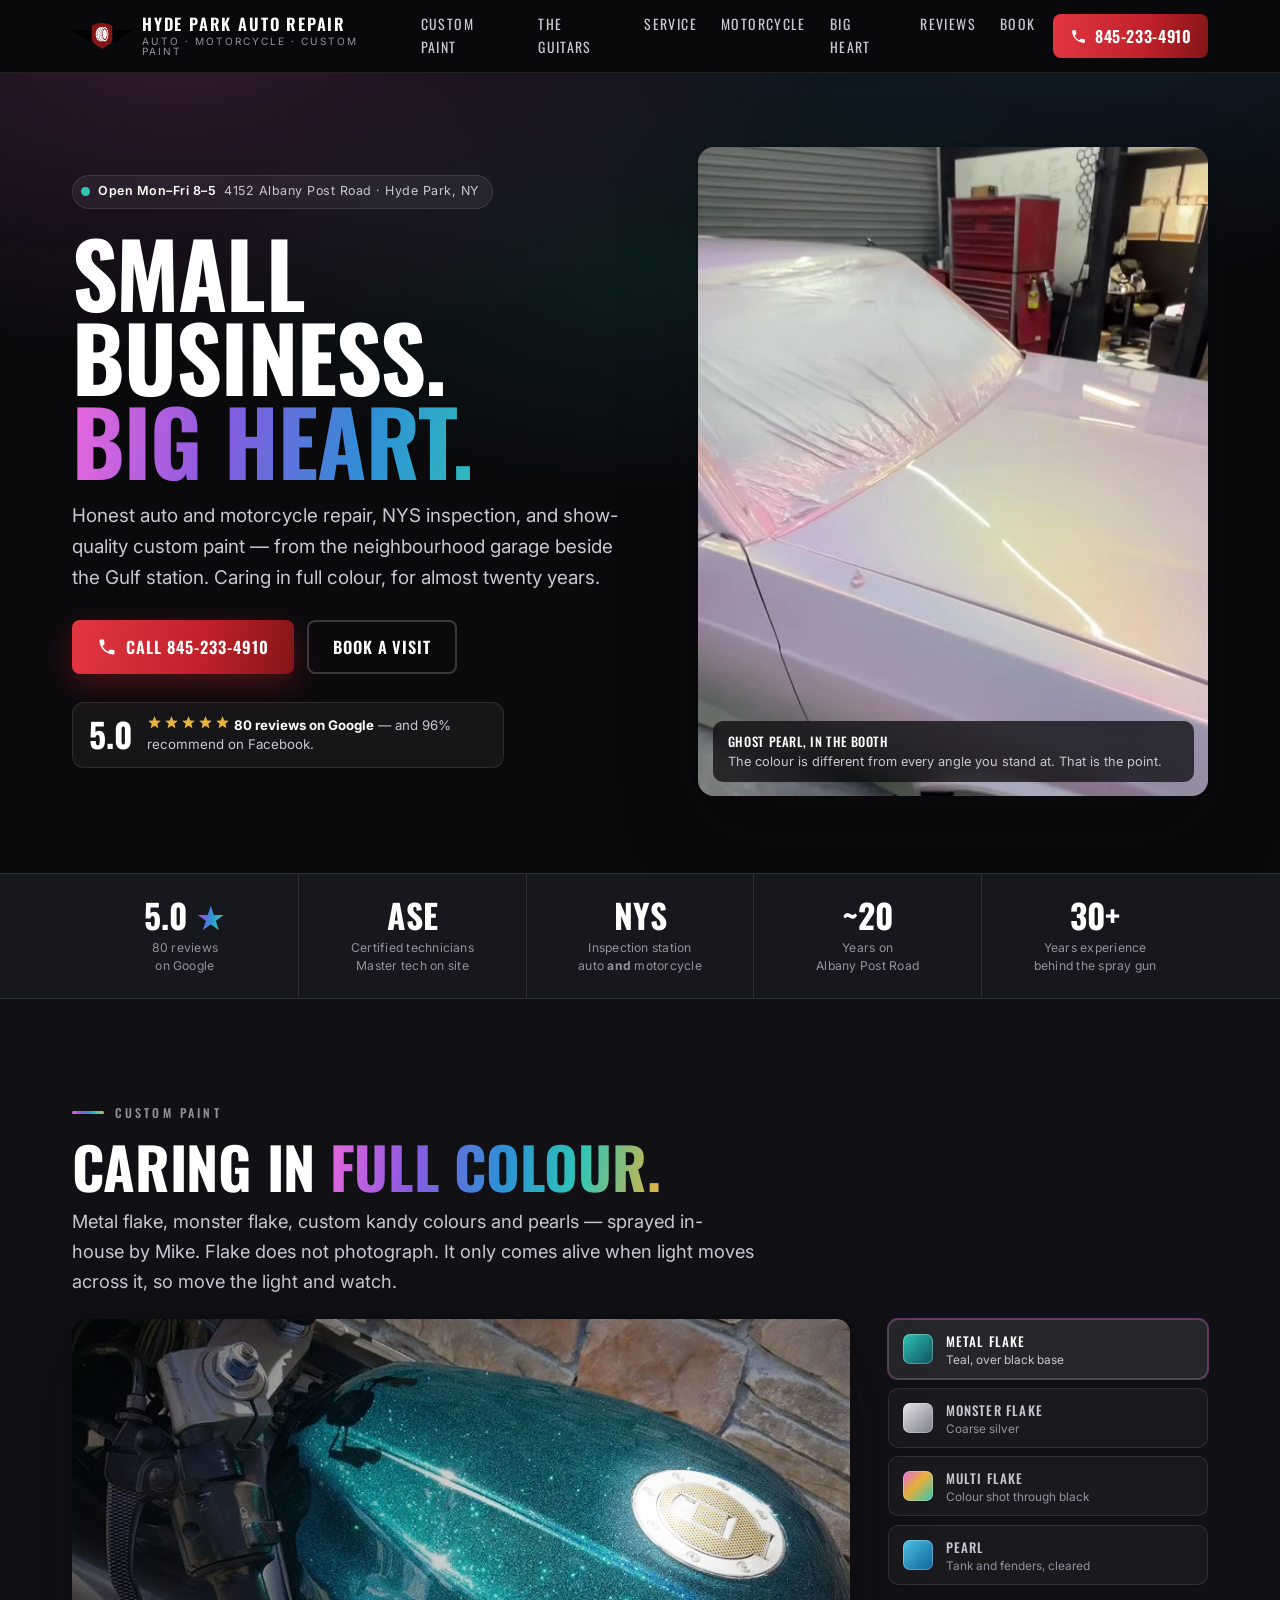
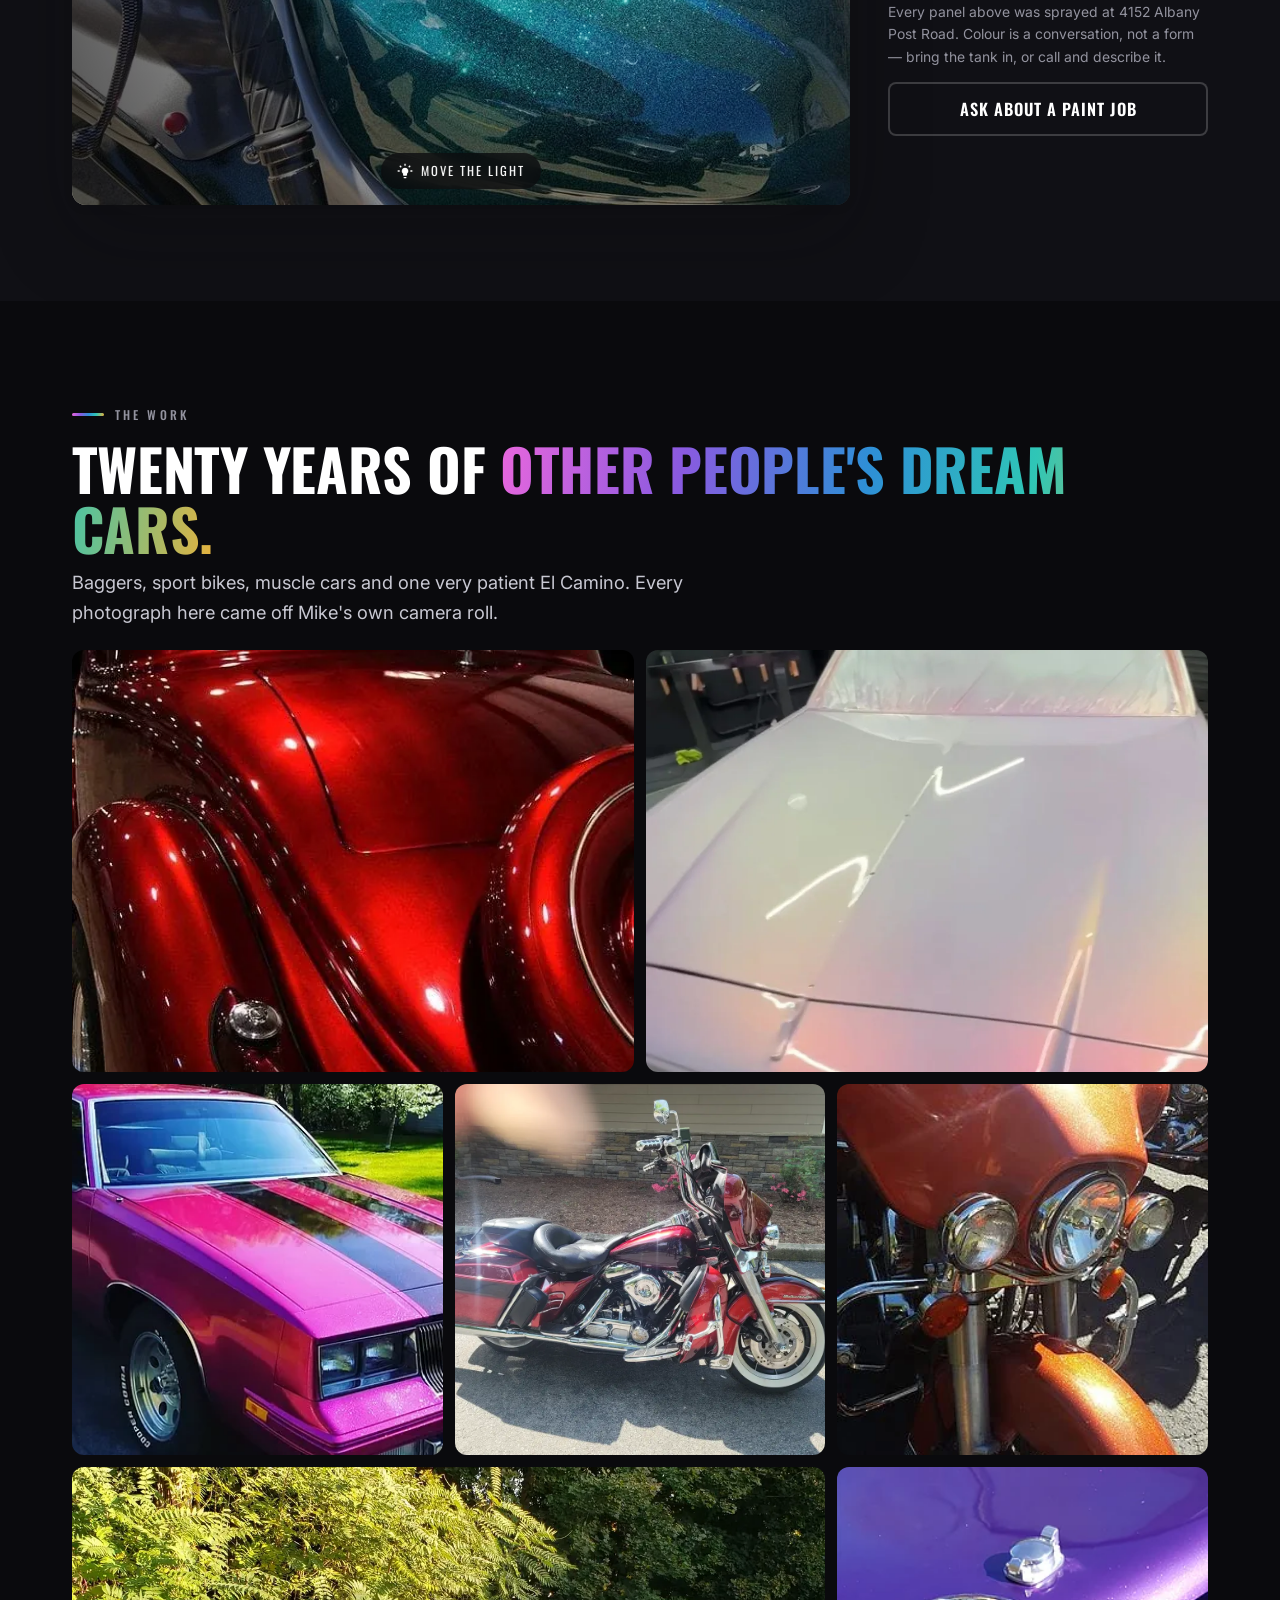
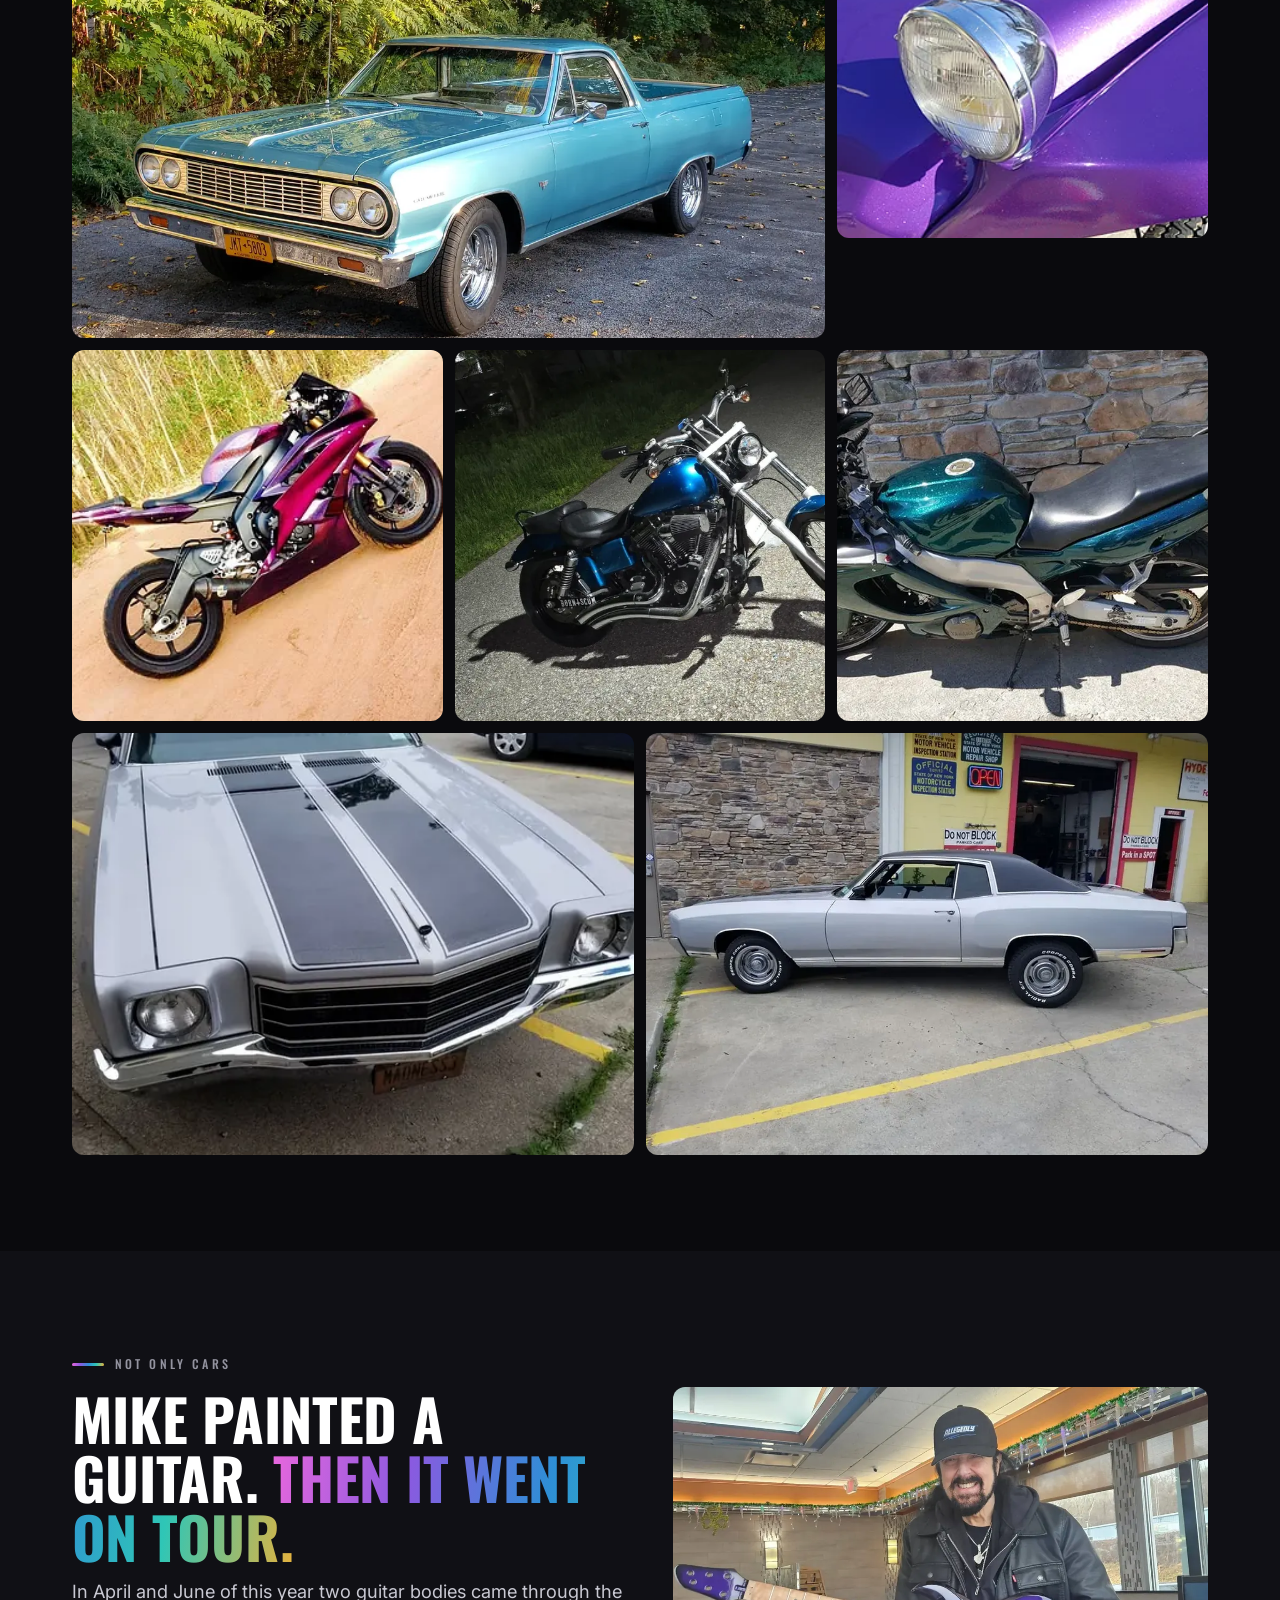
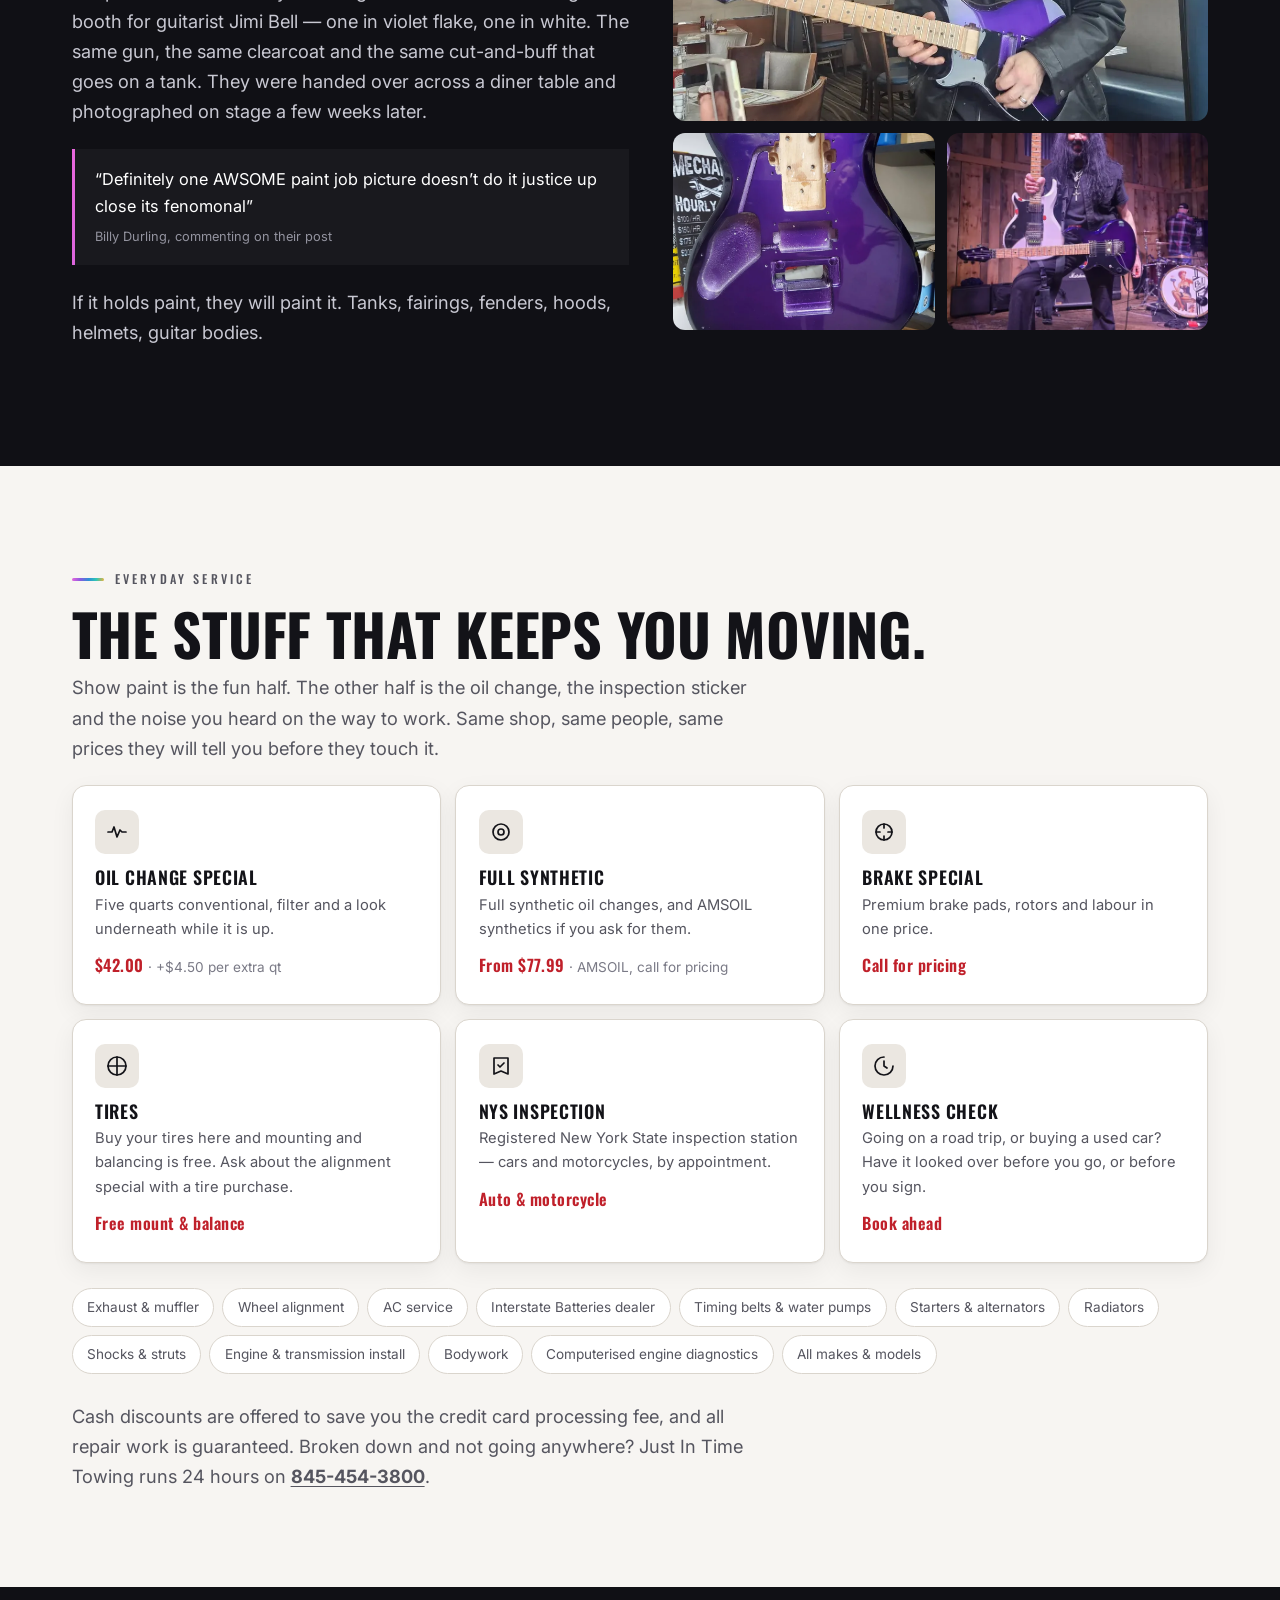
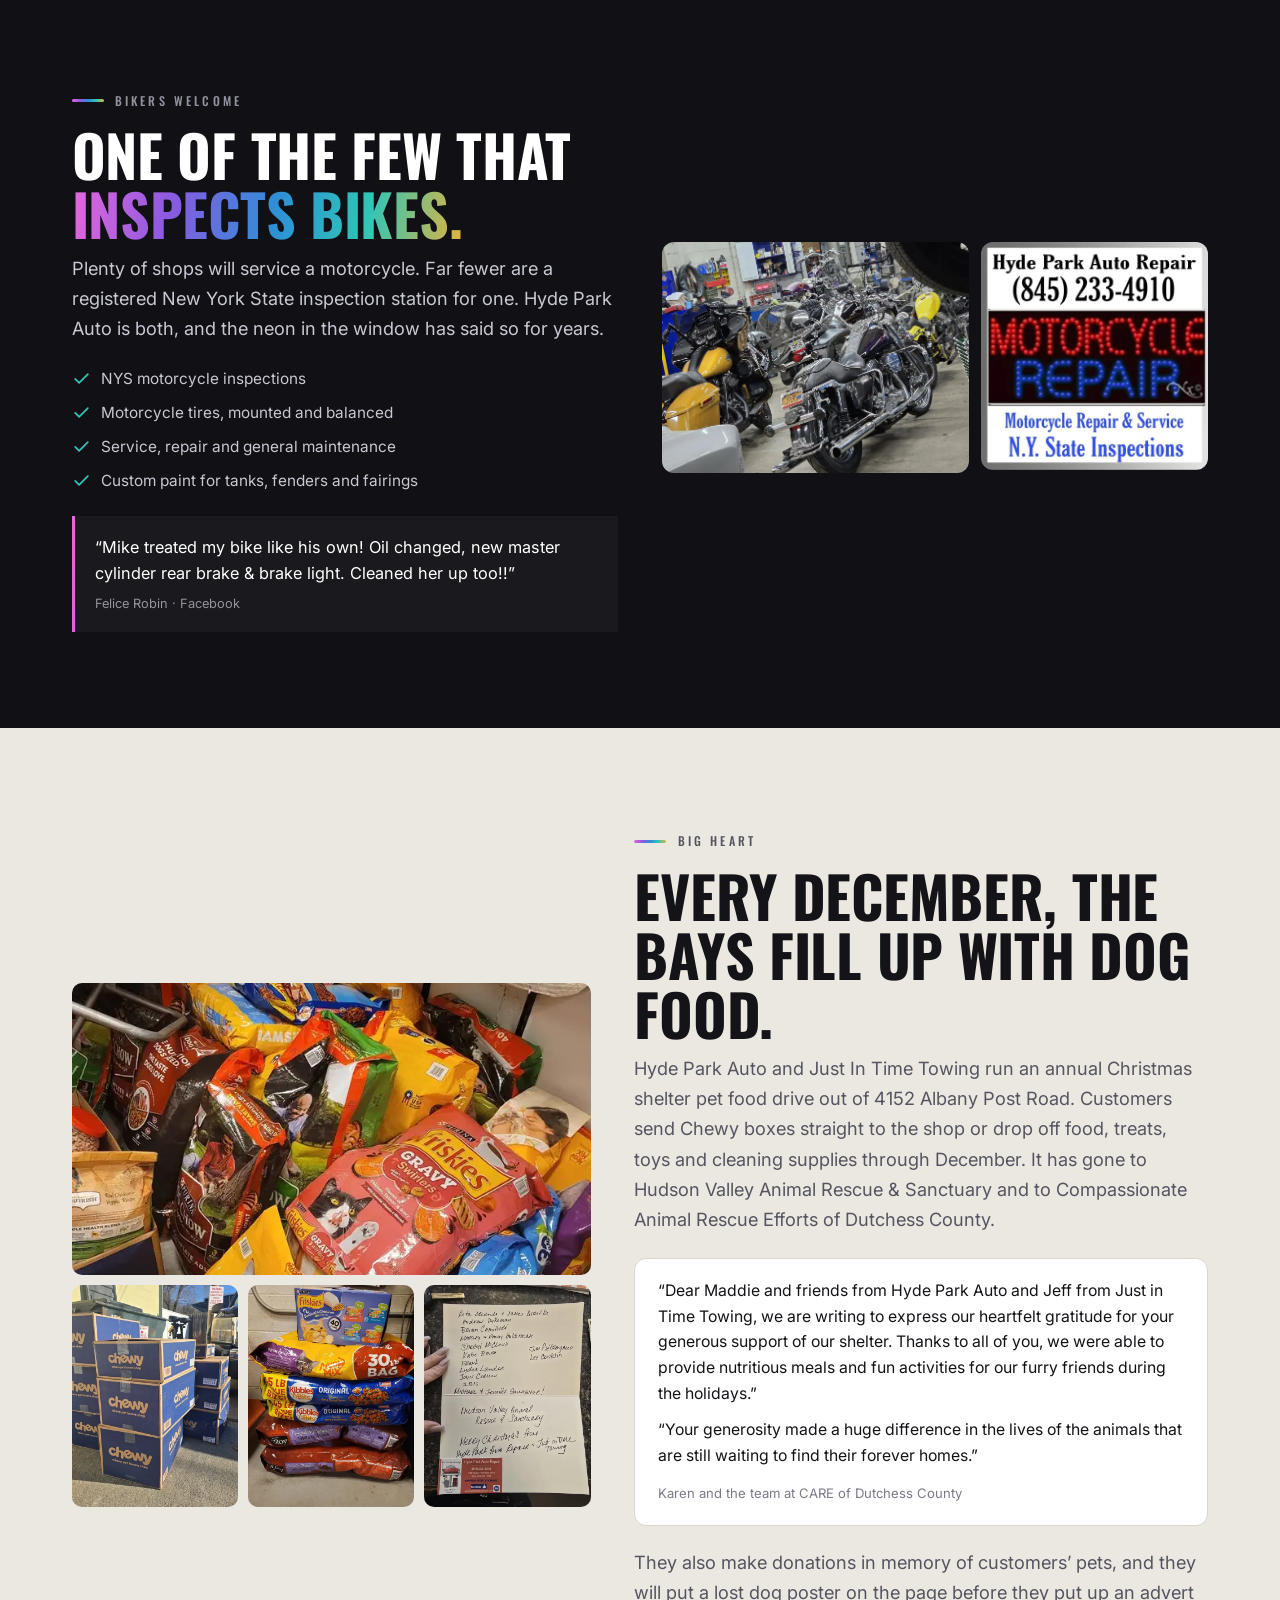
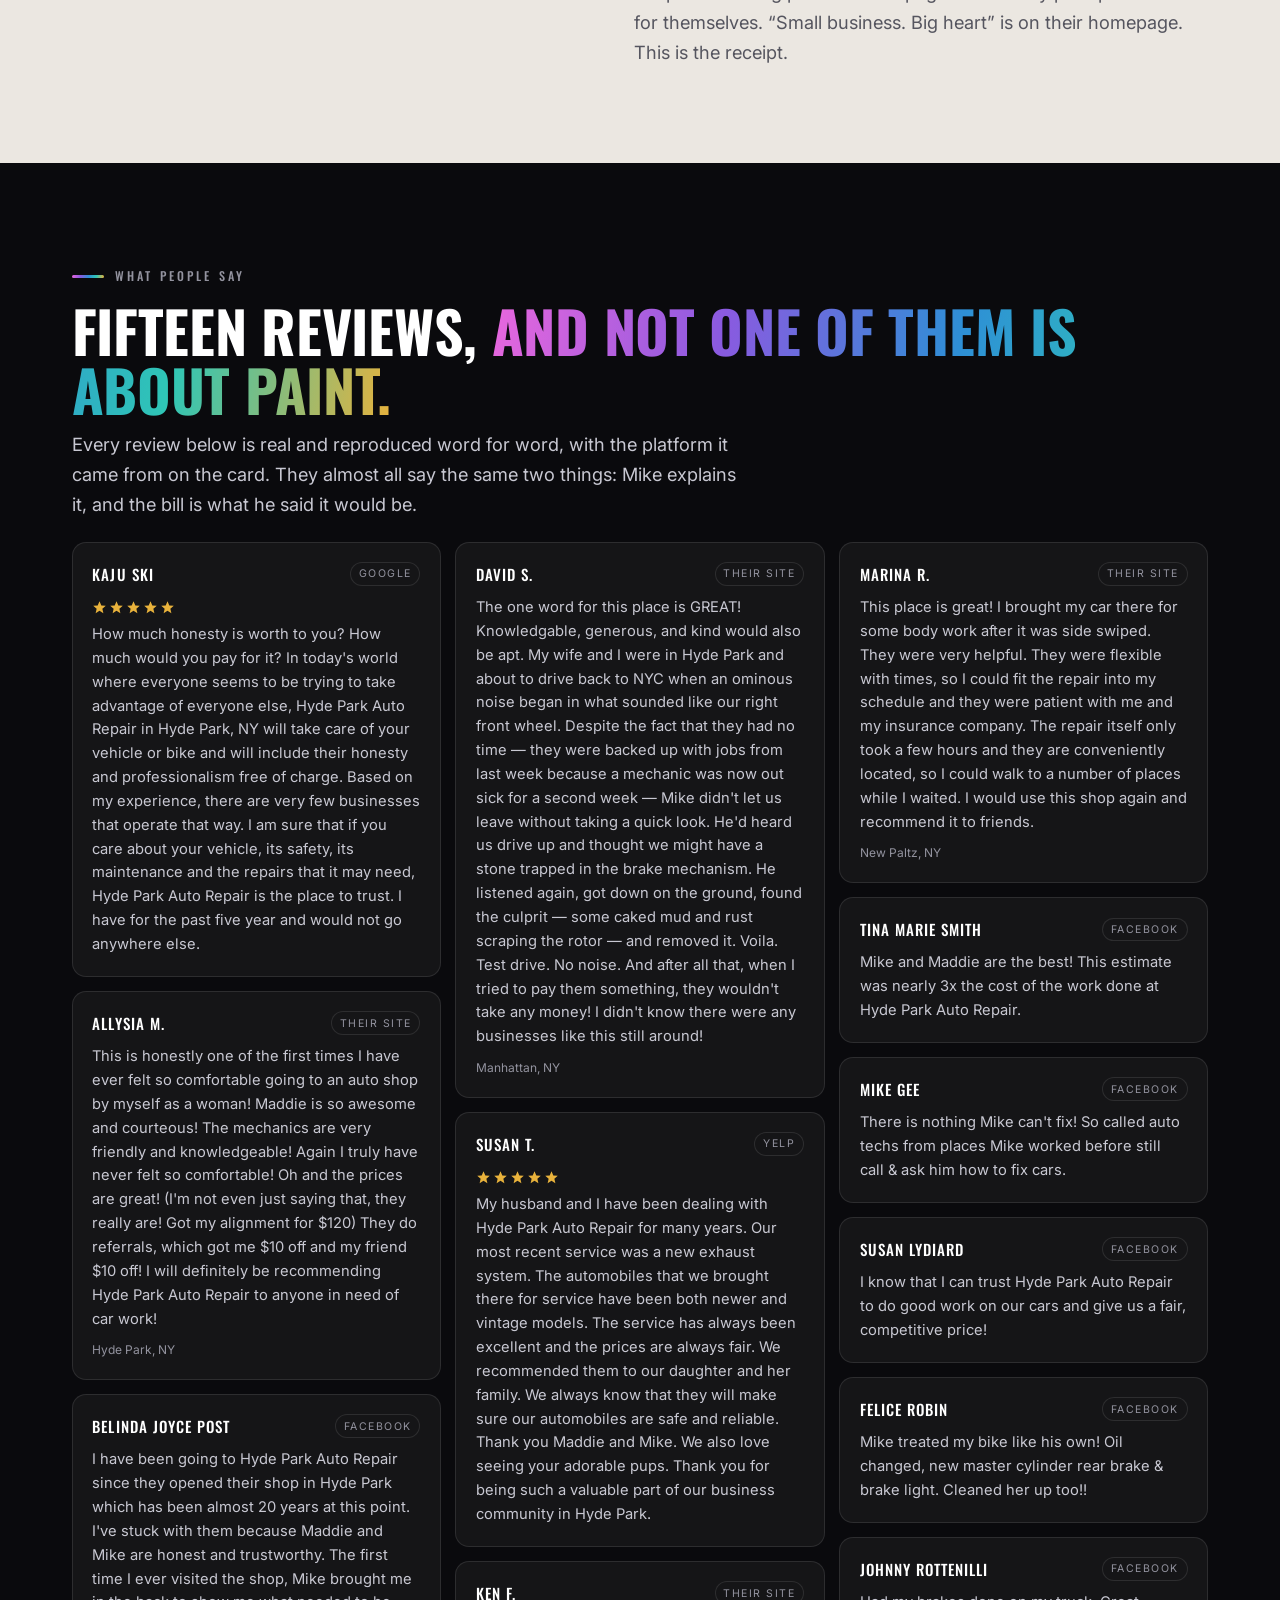
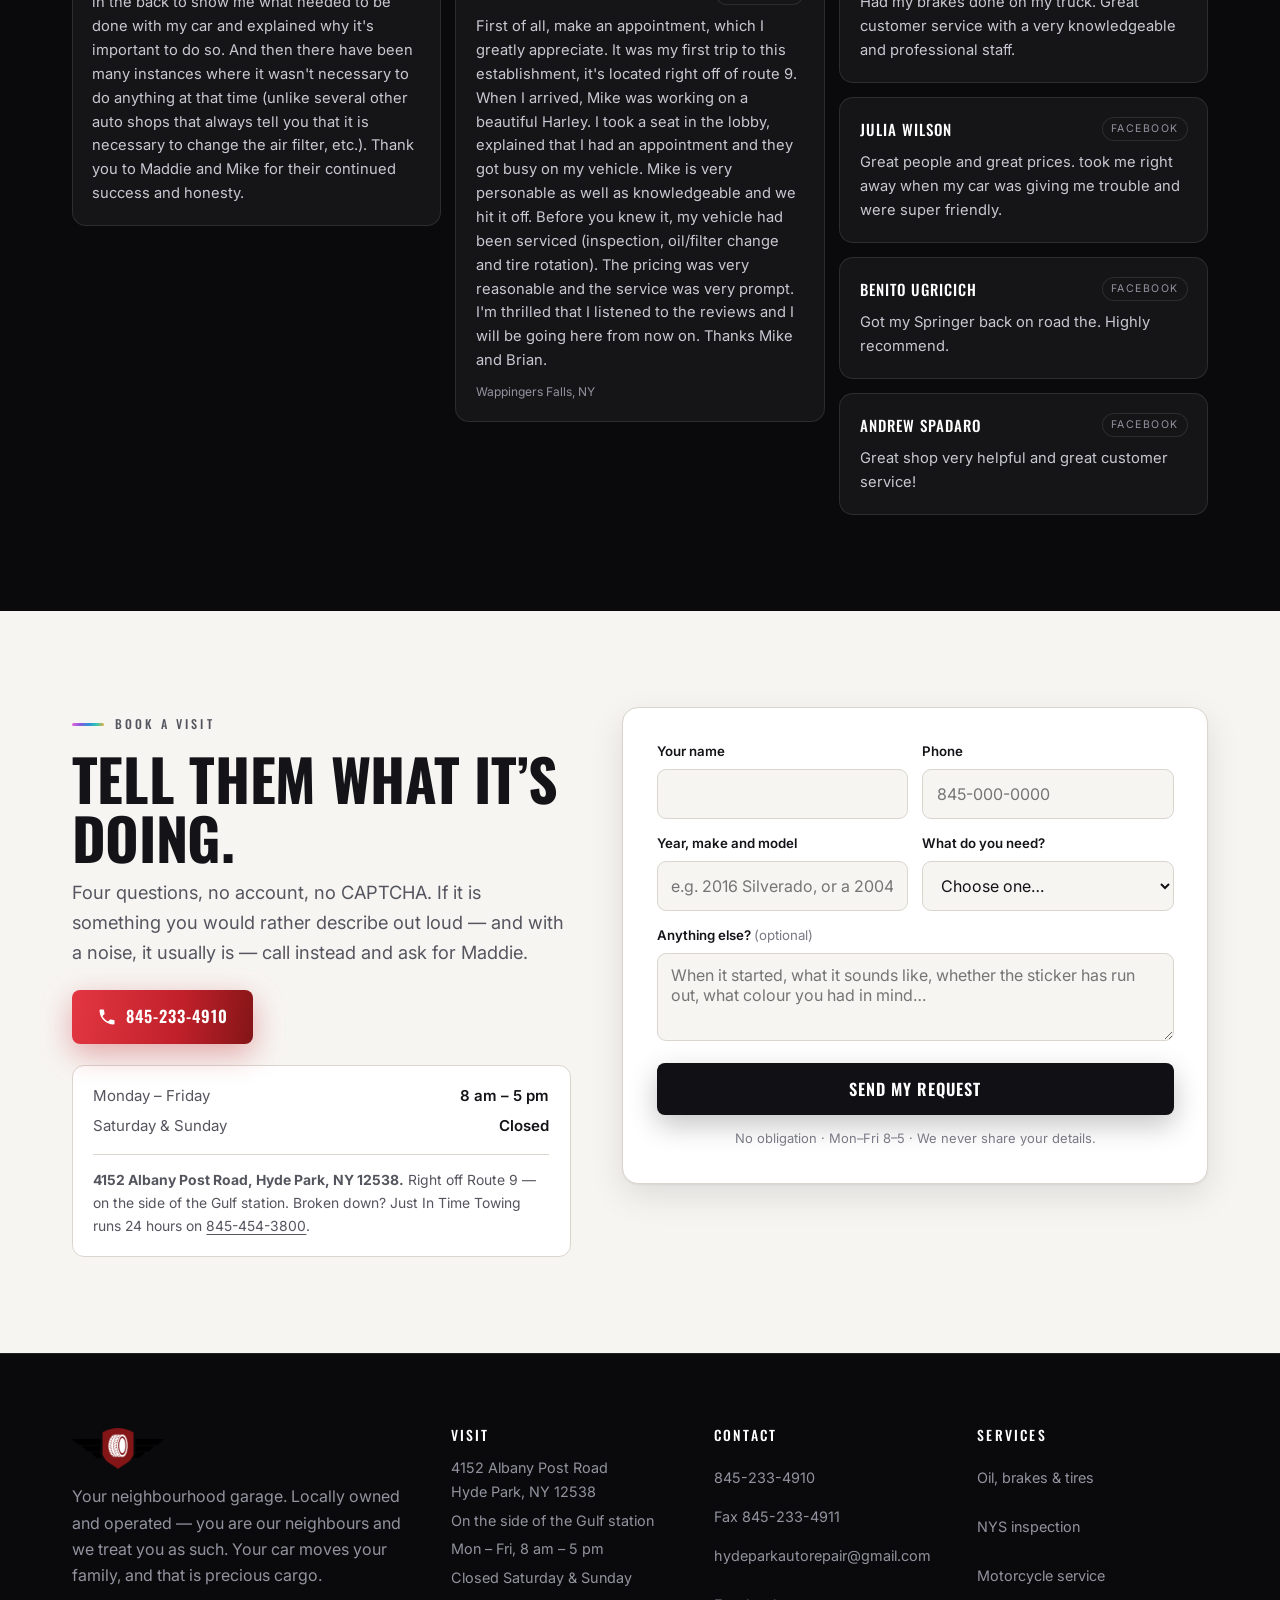
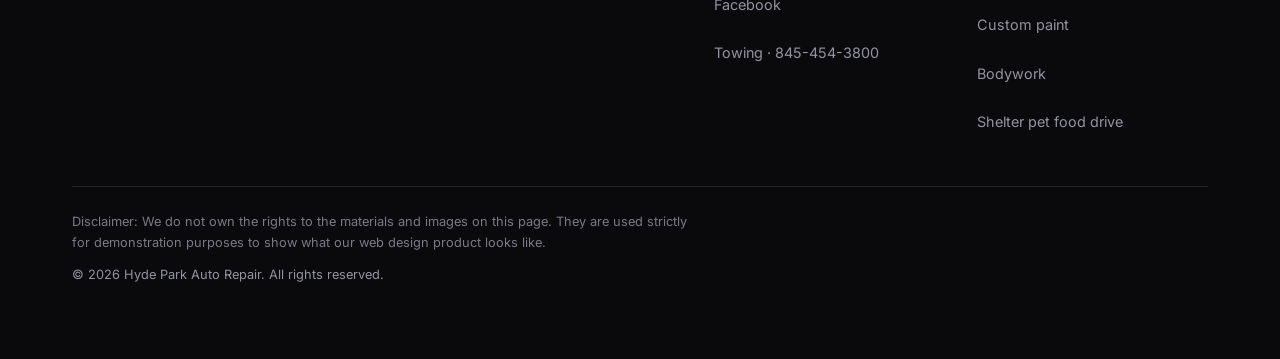
<file: site/demos/autobody/hyde-park-auto-repair/index.html>
<!DOCTYPE html>
<html lang="en">
<head>
<meta charset="UTF-8">
<meta name="viewport" content="width=device-width, initial-scale=1">
<title>Hyde Park Auto Repair | Auto &amp; Motorcycle Service, NYS Inspection &amp; Custom Paint in Hyde Park, NY</title>
<meta name="description" content="Small business. Big heart. ASE certified auto and motorcycle repair, NYS inspection, tires, brakes and show-quality custom paint at 4152 Albany Post Road, Hyde Park NY. 5.0 on Google. Call 845-233-4910.">
<meta name="theme-color" content="#0A0A0D">
<link rel="icon" type="image/png" href="img/favicon.png">
<meta property="og:type" content="website">
<meta property="og:title" content="Hyde Park Auto Repair | Hyde Park, NY">
<meta property="og:description" content="Caring in full color. ASE certified auto and motorcycle repair, NYS inspection and custom metal flake paint on Albany Post Road since day one.">
<meta property="og:image" content="img/og.jpg">

<link rel="preconnect" href="https://fonts.googleapis.com">
<link rel="preconnect" href="https://fonts.gstatic.com" crossorigin>
<link href="https://fonts.googleapis.com/css2?family=Oswald:wght@400;500;600;700&family=Inter:wght@400;500;600;700&display=swap" rel="stylesheet">

<link rel="preload" as="image" href="img/hero-ghost.webp" fetchpriority="high">

<style>
:root {
    --ink0: #0A0A0D;
    --ink1: #101015;
    --ink2: #17171E;
    --ink3: #23232C;
    --ink4: #30303B;

    --paper:  #F7F5F2;
    --paper2: #EBE7E1;
    --paper3: #DDD8D0;
    --white:  #FFFFFF;

    --text:     #131318;
    --text-mid: #55555F;
    --text-dim: #7A7A86;

    --dim:  #93939F;
    --dim2: #C8C8D2;

    --red:      #C0202A;
    --red-hot:  #E33742;
    --red-deep: #831517;

    --mag:  #E967DD;
    --vio:  #8A5AE0;
    --blu:  #2E8FD6;
    --tea:  #2FC6B6;
    --gld:  #E8B23C;

    --grad-flake: linear-gradient(100deg, var(--mag) 0%, var(--vio) 26%, var(--blu) 52%, var(--tea) 75%, var(--gld) 100%);
    --grad-red:   linear-gradient(100deg, var(--red-hot), var(--red) 60%, var(--red-deep));

    --line:      #DAD5CD;
    --line-dark: rgba(255, 255, 255, 0.10);
    --line-dark2:rgba(255, 255, 255, 0.19);

    --display: 'Oswald', 'Arial Narrow', system-ui, sans-serif;
    --body: 'Inter', system-ui, -apple-system, 'Segoe UI', Roboto, sans-serif;

    --wrap: 1220px;
    --pad: clamp(1.15rem, 4vw, 2.6rem);
    --sect: clamp(3.6rem, 7.5vw, 6.8rem);
    --r: 14px;
    --ease: cubic-bezier(0.22, 1, 0.36, 1);
    --shadow: 0 1px 2px rgba(10, 10, 13, 0.06), 0 12px 34px rgba(10, 10, 13, 0.10);
    --shadow-lg: 0 2px 10px rgba(10, 10, 13, 0.10), 0 30px 80px rgba(10, 10, 13, 0.26);
}

*, *::before, *::after { box-sizing: border-box; }

html {
    -webkit-text-size-adjust: 100%;
    scroll-behavior: smooth;
    scroll-padding-top: 82px;
}

body {
    margin: 0;
    font-family: var(--body);
    font-size: 1rem;
    line-height: 1.65;
    color: var(--text);
    background: var(--ink0);
    -webkit-font-smoothing: antialiased;
    overflow-x: hidden;
}

img { max-width: 100%; height: auto; display: block; }
a { color: inherit; text-decoration: none; }

h1, h2, h3, h4 {
    font-family: var(--display);
    font-weight: 600;
    line-height: 1.03;
    letter-spacing: 0.005em;
    text-transform: uppercase;
    margin: 0 0 0.6rem;
}

.wrap { width: 100%; max-width: var(--wrap); margin: 0 auto; padding: 0 var(--pad); }
.sect { padding: var(--sect) 0; position: relative; overflow-x: clip; }
.sect--dark  { background: var(--ink1); color: var(--dim2); }
.sect--dark2 { background: var(--ink0); color: var(--dim2); }
.sect--paper { background: var(--paper); color: var(--text); }
.sect--paper2{ background: var(--paper2); color: var(--text); }
.sect--dark h2, .sect--dark h3, .sect--dark h4,
.sect--dark2 h2, .sect--dark2 h3, .sect--dark2 h4 { color: #fff; }

.eyebrow {
    display: inline-flex;
    align-items: center;
    gap: 0.7rem;
    font-family: var(--display);
    font-size: 0.76rem;
    font-weight: 500;
    letter-spacing: 0.26em;
    text-transform: uppercase;
    color: var(--text-mid);
    margin: 0 0 0.9rem;
}
.eyebrow::before {
    content: '';
    width: 32px;
    height: 3px;
    border-radius: 2px;
    background: var(--grad-flake);
}
.sect--dark .eyebrow, .sect--dark2 .eyebrow { color: var(--dim); }

.h2 { font-size: clamp(2.1rem, 5.2vw, 3.6rem); font-weight: 700; letter-spacing: -0.005em; }
.h2 .flake {
    background: var(--grad-flake);
    -webkit-background-clip: text;
    background-clip: text;
    color: transparent;
}
.lede {
    font-size: clamp(1.02rem, 1.5vw, 1.14rem);
    color: var(--text-mid);
    max-width: 62ch;
    margin: 0 0 1.4rem;
}
.sect--dark .lede, .sect--dark2 .lede { color: var(--dim2); }

.rise {
    opacity: 0;
    transform: translateY(22px);
    transition: opacity 0.7s var(--ease), transform 0.7s var(--ease);
}
.rise.seen { opacity: 1; transform: none; }
@media (prefers-reduced-motion: reduce) {
    html { scroll-behavior: auto; }
    .rise { opacity: 1; transform: none; transition: none; }
}

.btn {
    display: inline-flex;
    align-items: center;
    justify-content: center;
    gap: 0.55rem;
    min-height: 52px;
    padding: 0.85rem 1.6rem;
    border: 0;
    border-radius: 8px;
    font-family: var(--display);
    font-size: 1.02rem;
    font-weight: 600;
    letter-spacing: 0.06em;
    text-transform: uppercase;
    cursor: pointer;
    transition: transform 0.18s var(--ease), box-shadow 0.18s var(--ease), background 0.18s var(--ease);
}
.btn svg { width: 20px; height: 20px; fill: currentColor; flex: none; }
.btn:hover { transform: translateY(-2px); }
.btn--call {
    background: var(--grad-red);
    color: #fff;
    box-shadow: 0 10px 30px rgba(192, 32, 42, 0.36);
}
.btn--call:hover { box-shadow: 0 16px 40px rgba(192, 32, 42, 0.48); }
.btn--ghost {
    background: transparent;
    color: #fff;
    box-shadow: inset 0 0 0 2px var(--line-dark2);
}
.btn--ghost:hover { background: rgba(255, 255, 255, 0.08); }
.btn--ink {
    background: var(--ink1);
    color: #fff;
    box-shadow: 0 10px 28px rgba(10, 10, 13, 0.24);
}

.head {
    position: sticky;
    top: 0;
    z-index: 60;
    background: rgba(10, 10, 13, 0.82);
    backdrop-filter: blur(14px);
    -webkit-backdrop-filter: blur(14px);
    border-bottom: 1px solid var(--line-dark);
}
.head::after {
    content: '';
    position: absolute;
    left: 0;
    bottom: -1px;
    height: 2px;
    width: var(--flow, 0%);
    background: var(--grad-flake);
}
.head__in {
    display: flex;
    align-items: center;
    gap: 1.1rem;
    min-height: 72px;
}
.brand { display: flex; align-items: center; gap: 0.65rem; margin-right: auto; }
.brand img { width: 60px; height: 27px; object-fit: contain; flex: none; }
.brand__txt { display: flex; flex-direction: column; line-height: 1; }
.brand__name {
    font-family: var(--display);
    font-size: 1.03rem;
    font-weight: 600;
    letter-spacing: 0.11em;
    text-transform: uppercase;
    color: #fff;
}
.brand__sub {
    font-size: 0.63rem;
    letter-spacing: 0.2em;
    text-transform: uppercase;
    color: var(--dim);
    margin-top: 4px;
}
.nav { display: flex; gap: 1.5rem; }
.nav a {
    font-family: var(--display);
    font-size: 0.87rem;
    font-weight: 400;
    letter-spacing: 0.1em;
    text-transform: uppercase;
    color: var(--dim2);
    padding: 0.35rem 0;
    position: relative;
    transition: color 0.18s;
}
.nav a::after {
    content: '';
    position: absolute;
    left: 0;
    right: 100%;
    bottom: 0;
    height: 2px;
    background: var(--grad-flake);
    transition: right 0.28s var(--ease);
}
.nav a:hover { color: #fff; }
.nav a:hover::after { right: 0; }
.head__call {
    display: inline-flex;
    align-items: center;
    gap: 0.5rem;
    min-height: 44px;
    padding: 0.55rem 1.05rem;
    border-radius: 8px;
    background: var(--grad-red);
    color: #fff;
    font-family: var(--display);
    font-size: 1rem;
    font-weight: 600;
    letter-spacing: 0.04em;
    white-space: nowrap;
}
.head__call svg { width: 17px; height: 17px; fill: currentColor; }
@media (max-width: 1080px) { .nav { display: none; } }
@media (max-width: 620px) {
    .head__in { min-height: 64px; }
    .brand img { width: 46px; height: 21px; }
    .brand__sub { display: none; }
    .brand__name { font-size: 0.94rem; line-height: 1.12; }
    .brand__nb { display: block; }
}
@media (max-width: 560px) {
    .head__call span { display: none; }
    .head__call { padding: 0.55rem 0.95rem; }
    .head__call::after { content: 'Call'; }
}

.hero {
    position: relative;
    background: var(--ink0);
    padding: clamp(2.6rem, 6vw, 4.6rem) 0 clamp(3rem, 6vw, 5rem);
    overflow: hidden;
}
.hero::before {
    content: '';
    position: absolute;
    inset: -30% -10% auto -10%;
    height: 90%;
    background:
        radial-gradient(60% 60% at 20% 30%, rgba(233, 103, 221, 0.16), transparent 70%),
        radial-gradient(55% 55% at 78% 22%, rgba(46, 143, 214, 0.16), transparent 72%),
        radial-gradient(45% 45% at 52% 60%, rgba(47, 198, 182, 0.10), transparent 70%);
    pointer-events: none;
}
.hero__grid {
    position: relative;
    display: grid;
    grid-template-columns: 1.06fr 0.94fr;
    gap: clamp(2rem, 4vw, 4rem);
    align-items: center;
}
.hero__flag {
    display: inline-flex;
    align-items: center;
    flex-wrap: wrap;
    gap: 0.5rem;
    padding: 0.42rem 0.9rem 0.42rem 0.6rem;
    border-radius: 999px;
    background: rgba(255, 255, 255, 0.06);
    box-shadow: inset 0 0 0 1px var(--line-dark);
    font-size: 0.78rem;
    letter-spacing: 0.04em;
    color: var(--dim2);
    margin-bottom: 1.3rem;
}
.hero__flag b { color: #fff; font-weight: 600; }
.pulse {
    width: 9px;
    height: 9px;
    border-radius: 50%;
    background: var(--tea);
    box-shadow: 0 0 0 0 rgba(47, 198, 182, 0.7);
    animation: pulse 2.4s infinite;
}
@keyframes pulse {
    70% { box-shadow: 0 0 0 11px rgba(47, 198, 182, 0); }
    100% { box-shadow: 0 0 0 0 rgba(47, 198, 182, 0); }
}
.hero h1 {
    font-size: clamp(2.9rem, 7.6vw, 5.6rem);
    font-weight: 700;
    line-height: 0.94;
    color: #fff;
    margin: 0 0 1.1rem;
    letter-spacing: -0.008em;
}
.hero h1 em {
    display: block;
    font-style: normal;
    background: var(--grad-flake);
    -webkit-background-clip: text;
    background-clip: text;
    color: transparent;
}
.hero__sub {
    font-size: clamp(1.03rem, 1.7vw, 1.18rem);
    color: var(--dim2);
    max-width: 46ch;
    margin: 0 0 1.7rem;
}
.hero__cta { display: flex; flex-wrap: wrap; gap: 0.8rem; margin-bottom: 1.7rem; }
.hero__proof {
    display: flex;
    align-items: center;
    gap: 0.9rem;
    padding: 0.85rem 1.1rem;
    border-radius: 12px;
    background: rgba(255, 255, 255, 0.05);
    box-shadow: inset 0 0 0 1px var(--line-dark);
    max-width: 27rem;
}
.hero__score {
    font-family: var(--display);
    font-size: 2.1rem;
    font-weight: 700;
    color: #fff;
    line-height: 1;
}
.stars { display: inline-flex; gap: 2px; }
.stars svg { width: 15px; height: 15px; fill: var(--gld); }
.hero__proofTxt { font-size: 0.83rem; color: var(--dim2); line-height: 1.45; }
.hero__proofTxt b { color: #fff; }

.hero__shot { position: relative; margin: 0; }
.hero__frame {
    position: relative;
    border-radius: 16px;
    overflow: hidden;
    box-shadow: var(--shadow-lg), inset 0 0 0 1px var(--line-dark2);
}
.hero__frame img { width: 100%; aspect-ratio: 848 / 1080; object-fit: cover; object-position: 50% 46%; }
.hero__tag {
    position: absolute;
    left: 0.9rem;
    right: 0.9rem;
    bottom: 0.9rem;
    padding: 0.7rem 0.95rem;
    border-radius: 10px;
    background: rgba(10, 10, 13, 0.74);
    backdrop-filter: blur(10px);
    -webkit-backdrop-filter: blur(10px);
    font-size: 0.8rem;
    color: var(--dim2);
    line-height: 1.5;
}
.hero__tag b { color: #fff; display: block; font-family: var(--display); letter-spacing: 0.05em; text-transform: uppercase; font-weight: 500; }
@media (max-width: 900px) {
    .hero__grid { grid-template-columns: 1fr; }
    .hero__shot { order: -1; max-width: 460px; }
    .hero__frame img { aspect-ratio: 4 / 3; object-position: 50% 38%; }
}

.strip { background: var(--ink2); border-block: 1px solid var(--line-dark); }
.strip__in {
    display: grid;
    grid-template-columns: repeat(5, 1fr);
    gap: 1px;
    background: var(--line-dark);
}
.fact { background: var(--ink2); padding: 1.5rem 1.2rem; text-align: center; }
.fact__n {
    font-family: var(--display);
    font-size: clamp(1.5rem, 3vw, 2.1rem);
    font-weight: 700;
    color: #fff;
    line-height: 1.05;
}
.fact__n span {
    background: var(--grad-flake);
    -webkit-background-clip: text;
    background-clip: text;
    color: transparent;
}
.fact__l {
    font-size: 0.76rem;
    color: var(--dim);
    line-height: 1.45;
    margin-top: 0.35rem;
    letter-spacing: 0.02em;
}
@media (max-width: 860px) { .strip__in { grid-template-columns: repeat(2, 1fr); } .fact:last-child { grid-column: 1 / -1; } }

.rig { display: grid; grid-template-columns: 1fr 320px; gap: clamp(1.4rem, 3vw, 2.4rem); align-items: start; }
.rig__stage {
    position: relative;
    border-radius: var(--r);
    overflow: hidden;
    background: #000;
    aspect-ratio: 16 / 10;
    cursor: crosshair;
    box-shadow: inset 0 0 0 1px var(--line-dark2), var(--shadow-lg);
    touch-action: none;
}
.rig__stage img {
    position: absolute;
    inset: 0;
    width: 100%;
    height: 100%;
    object-fit: cover;
    opacity: 0;
    transition: opacity 0.5s var(--ease);
}
.rig__stage img.is-on { opacity: 1; }
.rig__shade, .rig__light, .rig__glint {
    position: absolute;
    inset: 0;
    pointer-events: none;
}
.rig__shade {
    background: radial-gradient(680px 540px at var(--lx, 50%) var(--ly, 45%), rgba(0, 0, 0, 0) 0%, rgba(0, 0, 0, 0.28) 46%, rgba(0, 0, 0, 0.7) 100%);
}
.rig__light {
    background:
        radial-gradient(170px 170px at var(--lx, 50%) var(--ly, 45%), rgba(255, 255, 255, 0.85), rgba(255, 255, 255, 0.2) 44%, transparent 72%),
        radial-gradient(460px 380px at var(--lx, 50%) var(--ly, 45%), rgba(255, 255, 255, 0.2), transparent 70%);
    mix-blend-mode: overlay;
}
.rig__glint {
    background: radial-gradient(110px 110px at var(--lx, 50%) var(--ly, 45%), rgba(255, 255, 255, 0.5), transparent 66%);
    mix-blend-mode: color-dodge;
}
.rig__hint {
    position: absolute;
    left: 50%;
    bottom: 1rem;
    transform: translateX(-50%);
    display: inline-flex;
    align-items: center;
    gap: 0.5rem;
    padding: 0.5rem 1rem;
    border-radius: 999px;
    background: rgba(10, 10, 13, 0.72);
    backdrop-filter: blur(8px);
    -webkit-backdrop-filter: blur(8px);
    font-family: var(--display);
    font-size: 0.78rem;
    letter-spacing: 0.16em;
    text-transform: uppercase;
    color: #fff;
    pointer-events: none;
    transition: opacity 0.4s;
}
.rig__hint svg { width: 16px; height: 16px; fill: currentColor; }
.rig.is-live .rig__hint { opacity: 0; }
.rig__side { display: flex; flex-direction: column; }
.rig__chips { display: flex; flex-direction: column; gap: 0.55rem; }
.chip {
    display: flex;
    align-items: center;
    gap: 0.8rem;
    width: 100%;
    padding: 0.75rem 0.9rem;
    border: 0;
    border-radius: 10px;
    background: rgba(255, 255, 255, 0.04);
    box-shadow: inset 0 0 0 1px var(--line-dark);
    color: var(--dim2);
    font-family: var(--body);
    font-size: 0.86rem;
    text-align: left;
    cursor: pointer;
    transition: background 0.2s, box-shadow 0.2s, color 0.2s;
}
.chip:hover { background: rgba(255, 255, 255, 0.08); color: #fff; }
.chip[aria-selected="true"] {
    background: rgba(255, 255, 255, 0.09);
    box-shadow: inset 0 0 0 1px var(--line-dark2), 0 0 0 1px rgba(233, 103, 221, 0.4);
    color: #fff;
}
.chip__sw { width: 30px; height: 30px; border-radius: 7px; flex: none; box-shadow: inset 0 0 0 1px rgba(255, 255, 255, 0.28); }
.chip b { display: block; font-family: var(--display); font-weight: 500; letter-spacing: 0.09em; text-transform: uppercase; font-size: 0.82rem; }
.chip small { color: var(--dim); font-size: 0.74rem; }
.chip[aria-selected="true"] small { color: var(--dim2); }
.rig__note { margin: 1rem 0 0; font-size: 0.87rem; color: var(--dim); line-height: 1.6; }
.rig__cta { margin-top: 0.9rem; width: 100%; }
@media (max-width: 900px) {
    .rig { grid-template-columns: 1fr; }
    .rig__chips { display: flex; gap: 0.55rem; overflow-x: auto; padding-bottom: 0.3rem; }
    .chip { width: auto; flex: none; }
    .chip small { display: none; }
}

.gal { display: grid; grid-template-columns: repeat(6, 1fr); gap: 12px; }
.gal figure { position: relative; margin: 0; border-radius: 12px; overflow: hidden; background: var(--ink3); }
.gal img { width: 100%; height: 100%; object-fit: cover; transition: transform 0.7s var(--ease); }
.gal figure:hover img { transform: scale(1.045); }
.gal figcaption {
    position: absolute;
    inset: auto 0 0 0;
    padding: 1.6rem 0.9rem 0.75rem;
    background: linear-gradient(transparent, rgba(10, 10, 13, 0.88));
    font-size: 0.78rem;
    color: #fff;
    line-height: 1.4;
    opacity: 0;
    transform: translateY(8px);
    transition: opacity 0.3s var(--ease), transform 0.3s var(--ease);
}
.gal figure:hover figcaption, .gal figure:focus-within figcaption { opacity: 1; transform: none; }
.gal figcaption b { font-family: var(--display); letter-spacing: 0.08em; text-transform: uppercase; font-weight: 500; display: block; }
.g-3 { grid-column: span 3; aspect-ratio: 4 / 3; }
.g-2 { grid-column: span 2; aspect-ratio: 1 / 1; }
.g-4 { grid-column: span 4; aspect-ratio: 16 / 10; }
.g-6 { grid-column: span 6; aspect-ratio: 21 / 9; }
@media (max-width: 820px) {
    .gal { grid-template-columns: repeat(2, 1fr); }
    .g-3, .g-2, .g-4 { grid-column: span 1; aspect-ratio: 4 / 3; }
    .g-6 { grid-column: span 2; aspect-ratio: 16 / 9; }
    .gal figcaption { opacity: 1; transform: none; }
}

.guitar { display: grid; grid-template-columns: 1.02fr 0.98fr; gap: clamp(1.6rem, 3.4vw, 3.2rem); align-items: center; }
.guitar__shots { display: grid; grid-template-columns: 1fr 1fr; gap: 12px; }
.guitar__shots figure { margin: 0; border-radius: 12px; overflow: hidden; background: var(--ink3); }
.guitar__shots figure:first-child { grid-column: span 2; }
.guitar__shots img { width: 100%; aspect-ratio: 4 / 3; object-fit: cover; }
.guitar__shots figure:first-child img { aspect-ratio: 16 / 10; }
.quotebox {
    margin: 1.4rem 0 0;
    padding: 1.1rem 1.3rem;
    border-left: 3px solid transparent;
    border-image: var(--grad-flake) 1;
    background: rgba(255, 255, 255, 0.04);
    font-size: 1.02rem;
    color: #fff;
    line-height: 1.6;
}
.quotebox cite { display: block; margin-top: 0.5rem; font-style: normal; font-size: 0.8rem; color: var(--dim); }
@media (max-width: 880px) { .guitar { grid-template-columns: 1fr; } }

.svc { display: grid; grid-template-columns: repeat(3, 1fr); gap: 14px; }
.card {
    background: var(--white);
    border-radius: var(--r);
    padding: 1.5rem 1.4rem;
    box-shadow: 0 1px 2px rgba(10, 10, 13, 0.05), 0 8px 24px rgba(10, 10, 13, 0.06);
    border: 1px solid var(--line);
    transition: transform 0.22s var(--ease), box-shadow 0.22s var(--ease);
}
.card:hover { transform: translateY(-4px); box-shadow: var(--shadow); }
.card__ico {
    width: 44px;
    height: 44px;
    display: grid;
    place-items: center;
    border-radius: 10px;
    background: var(--paper2);
    margin-bottom: 0.9rem;
}
.card__ico svg { width: 24px; height: 24px; fill: none; stroke: var(--text); stroke-width: 1.7; stroke-linecap: round; stroke-linejoin: round; }
.card h3 { font-size: 1.12rem; font-weight: 600; letter-spacing: 0.04em; margin-bottom: 0.35rem; }
.card p { margin: 0; font-size: 0.92rem; color: var(--text-mid); }
.card .price {
    display: inline-block;
    margin-top: 0.7rem;
    font-family: var(--display);
    font-size: 1.02rem;
    font-weight: 600;
    letter-spacing: 0.03em;
    color: var(--red);
}
.card .price small { color: var(--text-dim); font-family: var(--body); font-weight: 400; letter-spacing: 0; }
@media (max-width: 900px) { .svc { grid-template-columns: repeat(2, 1fr); } }
@media (max-width: 600px) { .svc { grid-template-columns: 1fr; } }

.tags { display: flex; flex-wrap: wrap; gap: 8px; margin-top: 1.6rem; }
.tag {
    padding: 0.45rem 0.9rem;
    border-radius: 999px;
    background: var(--white);
    border: 1px solid var(--line);
    font-size: 0.85rem;
    color: var(--text-mid);
}

.moto { display: grid; grid-template-columns: 1fr 1fr; gap: clamp(1.6rem, 3.4vw, 3rem); align-items: center; }
.moto__shots { display: grid; grid-template-columns: 1.35fr 1fr; gap: 12px; align-items: start; }
.moto__shots figure { margin: 0; border-radius: 12px; overflow: hidden; background: var(--ink3); }
.moto__shots img { width: 100%; object-fit: cover; }
.moto__shots figure:first-child img { aspect-ratio: 4 / 3; }
.moto__shots figure:last-child img { aspect-ratio: 1 / 1; }
.ticks { list-style: none; margin: 1.2rem 0 0; padding: 0; display: grid; gap: 0.55rem; }
.ticks li { display: flex; gap: 0.65rem; align-items: flex-start; font-size: 0.96rem; }
.ticks svg { width: 19px; height: 19px; flex: none; margin-top: 3px; fill: none; stroke: var(--tea); stroke-width: 2.2; stroke-linecap: round; stroke-linejoin: round; }
@media (max-width: 880px) { .moto { grid-template-columns: 1fr; } }

.heart { display: grid; grid-template-columns: 0.95fr 1.05fr; gap: clamp(1.6rem, 3.4vw, 3.2rem); align-items: center; }
.heart__shots { display: grid; grid-template-columns: repeat(3, 1fr); gap: 10px; }
.heart__shots figure { margin: 0; border-radius: 10px; overflow: hidden; background: var(--paper3); }
.heart__shots img { width: 100%; aspect-ratio: 3 / 4; object-fit: cover; }
.heart__shots figure:first-child { grid-column: span 3; }
.heart__shots figure:first-child img { aspect-ratio: 16 / 9; }
.letter {
    margin: 1.5rem 0 0;
    padding: 1.2rem 1.4rem;
    border-radius: 12px;
    background: var(--white);
    border: 1px solid var(--line);
    font-size: 0.99rem;
    line-height: 1.62;
    color: var(--text);
}
.letter p { margin: 0 0 0.7rem; }
.letter p:last-child { margin: 0; }
.letter cite { font-style: normal; font-size: 0.82rem; color: var(--text-dim); }
@media (max-width: 880px) { .heart { grid-template-columns: 1fr; } }

.revs { columns: 3; column-gap: 14px; }
@media (max-width: 980px) { .revs { columns: 2; } }
@media (max-width: 640px) { .revs { columns: 1; } }
.rev {
    break-inside: avoid;
    margin: 0 0 14px;
    padding: 1.25rem 1.3rem;
    border-radius: var(--r);
    background: rgba(255, 255, 255, 0.045);
    box-shadow: inset 0 0 0 1px var(--line-dark);
}
.rev__top { display: flex; align-items: center; justify-content: space-between; gap: 0.7rem; margin-bottom: 0.6rem; }
.rev__who { font-family: var(--display); font-weight: 500; letter-spacing: 0.07em; text-transform: uppercase; color: #fff; font-size: 0.94rem; }
.rev__where {
    font-size: 0.66rem;
    letter-spacing: 0.14em;
    text-transform: uppercase;
    color: var(--dim);
    padding: 0.2rem 0.55rem;
    border-radius: 999px;
    box-shadow: inset 0 0 0 1px var(--line-dark);
    white-space: nowrap;
}
.rev p { margin: 0; font-size: 0.92rem; color: var(--dim2); line-height: 1.62; }
.rev .stars { margin-bottom: 0.5rem; }
.rev__city { display: block; font-size: 0.75rem; color: var(--dim); margin-top: 0.55rem; }

.book { display: grid; grid-template-columns: 0.92fr 1.08fr; gap: clamp(1.8rem, 4vw, 3.4rem); align-items: start; }
.hours {
    margin: 1.3rem 0 0;
    padding: 1.15rem 1.3rem;
    border-radius: 12px;
    background: var(--white);
    border: 1px solid var(--line);
}
.hours dl { margin: 0; display: grid; grid-template-columns: auto 1fr; gap: 0.35rem 1.2rem; font-size: 0.94rem; }
.hours dt { color: var(--text-mid); }
.hours dd { margin: 0; font-weight: 600; text-align: right; }
.hours__note { margin: 0.9rem 0 0; font-size: 0.87rem; color: var(--text-mid); padding-top: 0.9rem; border-top: 1px solid var(--line); }

.form {
    background: var(--white);
    border-radius: 16px;
    padding: clamp(1.4rem, 3vw, 2.1rem);
    box-shadow: var(--shadow);
    border: 1px solid var(--line);
    position: relative;
}
.form__row { display: grid; grid-template-columns: 1fr 1fr; gap: 0.9rem; }
@media (max-width: 520px) { .form__row { grid-template-columns: 1fr; } }
.field { margin-bottom: 0.9rem; }
.field label { display: block; font-size: 0.83rem; font-weight: 600; margin-bottom: 0.35rem; color: var(--text); }
.field input, .field select, .field textarea {
    width: 100%;
    min-height: 50px;
    padding: 0.7rem 0.85rem;
    border: 1.5px solid var(--line);
    border-radius: 9px;
    background: var(--paper);
    font-family: inherit;
    font-size: 1rem;
    color: var(--text);
    transition: border-color 0.18s, box-shadow 0.18s, background 0.18s;
}
.field textarea { min-height: 88px; resize: vertical; }
.field input:focus, .field select:focus, .field textarea:focus {
    outline: none;
    background: var(--white);
    border-color: var(--vio);
    box-shadow: 0 0 0 3px rgba(138, 90, 224, 0.16);
}
.field__err {
    display: none;
    font-size: 0.8rem;
    color: var(--red);
    margin-top: 0.3rem;
}
.field.is-bad input, .field.is-bad select { border-color: var(--red); background: #FDF4F4; }
.field.is-bad .field__err { display: block; }
.form__note { margin: 0.85rem 0 0; font-size: 0.81rem; color: var(--text-dim); text-align: center; }
.done {
    display: none;
    position: absolute;
    inset: 0;
    border-radius: 16px;
    background: var(--white);
    padding: clamp(1.6rem, 4vw, 2.6rem);
    flex-direction: column;
    align-items: center;
    justify-content: center;
    text-align: center;
}
.form.is-done .done { display: flex; }
.done__ico {
    width: 62px;
    height: 62px;
    border-radius: 50%;
    display: grid;
    place-items: center;
    background: var(--grad-flake);
    margin-bottom: 1rem;
}
.done__ico svg { width: 30px; height: 30px; fill: #fff; }
.done p { color: var(--text-mid); max-width: 34ch; margin: 0.3rem 0 0; }

.foot { background: var(--ink0); color: var(--dim); padding: clamp(3rem, 6vw, 4.6rem) 0 6.5rem; border-top: 1px solid var(--line-dark); }
.foot__grid { display: grid; grid-template-columns: 1.5fr 1fr 1fr 1fr; gap: 2rem; }
.foot h4 { color: #fff; font-size: 0.86rem; letter-spacing: 0.16em; margin-bottom: 0.9rem; font-weight: 500; }
.foot ul { list-style: none; margin: 0; padding: 0; display: grid; gap: 0.3rem; font-size: 0.9rem; }
.foot ul a { display: inline-flex; align-items: center; min-height: 44px; }
.foot a:hover { color: #fff; }
.foot__logo { width: 92px; height: 41px; object-fit: contain; margin-bottom: 0.9rem; }
.foot__legal { margin-top: 2.6rem; padding-top: 1.5rem; border-top: 1px solid var(--line-dark); font-size: 0.8rem; }
.disclaimer { color: var(--text-dim); max-width: 78ch; margin: 0 0 0.7rem; }
@media (max-width: 860px) { .foot__grid { grid-template-columns: 1fr 1fr; } }
@media (max-width: 520px) { .foot__grid { grid-template-columns: 1fr; } }

.callbar {
    position: fixed;
    left: 0;
    right: 0;
    bottom: 0;
    z-index: 70;
    display: none;
    background: rgba(10, 10, 13, 0.94);
    backdrop-filter: blur(14px);
    -webkit-backdrop-filter: blur(14px);
    border-top: 1px solid var(--line-dark);
    padding: 0.55rem 0.7rem calc(0.55rem + env(safe-area-inset-bottom));
    gap: 0.55rem;
}
.callbar a {
    flex: 1;
    display: inline-flex;
    align-items: center;
    justify-content: center;
    gap: 0.45rem;
    min-height: 50px;
    border-radius: 9px;
    font-family: var(--display);
    font-size: 0.98rem;
    font-weight: 600;
    letter-spacing: 0.07em;
    text-transform: uppercase;
    color: #fff;
}
.callbar a:first-child { background: var(--grad-red); }
.callbar a:last-child { box-shadow: inset 0 0 0 2px var(--line-dark2); }
.callbar svg { width: 18px; height: 18px; fill: currentColor; }
@media (max-width: 780px) { .callbar { display: flex; } }
@media (min-width: 781px) { .foot { padding-bottom: clamp(3rem, 6vw, 4.6rem); } }

.speck { position: absolute; inset: 0; pointer-events: none; opacity: 0.5; }
</style>
<noscript><style>.rise { opacity: 1; transform: none; }</style></noscript>
</head>
<body>

<header class="head">
    <div class="wrap head__in">
        <a class="brand" href="#top" aria-label="Hyde Park Auto Repair, home">
            <img src="img/logo.webp" alt="" width="60" height="27" decoding="async">
            <span class="brand__txt">
                <span class="brand__name">Hyde Park <span class="brand__nb">Auto Repair</span></span>
                <span class="brand__sub">Auto &middot; Motorcycle &middot; Custom paint</span>
            </span>
        </a>
        <nav class="nav" aria-label="Main">
            <a href="#paint">Custom paint</a>
            <a href="#guitars">The guitars</a>
            <a href="#service">Service</a>
            <a href="#moto">Motorcycle</a>
            <a href="#heart">Big heart</a>
            <a href="#reviews">Reviews</a>
            <a href="#book">Book</a>
        </nav>
        <a class="head__call" href="tel:+18452334910">
            <svg viewBox="0 0 24 24" aria-hidden="true"><path d="M6.6 10.8c1.4 2.8 3.8 5.1 6.6 6.6l2.2-2.2c.3-.3.7-.4 1-.2 1.2.4 2.4.6 3.6.6.6 0 1 .4 1 1V20c0 .6-.4 1-1 1-9.4 0-17-7.6-17-17 0-.6.4-1 1-1h3.5c.6 0 1 .4 1 1 0 1.3.2 2.5.6 3.6.1.4 0 .8-.2 1l-2.3 2.2z"/></svg>
            <span>845-233-4910</span>
        </a>
    </div>
</header>

<main id="top">

    <section class="hero">
        <div class="wrap hero__grid">
            <div>
                <span class="hero__flag">
                    <span class="pulse" aria-hidden="true"></span>
                    <b>Open Mon&ndash;Fri 8&ndash;5</b>
                    <span>4152 Albany Post Road &middot; Hyde Park, NY</span>
                </span>
                <h1>Small business.<em>Big heart.</em></h1>
                <p class="hero__sub">
                    Honest auto and motorcycle repair, NYS inspection, and show-quality custom
                    paint &mdash; from the neighbourhood garage beside the Gulf station.
                    Caring in full colour, for almost twenty years.
                </p>
                <div class="hero__cta">
                    <a class="btn btn--call" href="tel:+18452334910">
                        <svg viewBox="0 0 24 24" aria-hidden="true"><path d="M6.6 10.8c1.4 2.8 3.8 5.1 6.6 6.6l2.2-2.2c.3-.3.7-.4 1-.2 1.2.4 2.4.6 3.6.6.6 0 1 .4 1 1V20c0 .6-.4 1-1 1-9.4 0-17-7.6-17-17 0-.6.4-1 1-1h3.5c.6 0 1 .4 1 1 0 1.3.2 2.5.6 3.6.1.4 0 .8-.2 1l-2.3 2.2z"/></svg>
                        Call 845-233-4910
                    </a>
                    <a class="btn btn--ghost" href="#book">Book a visit</a>
                </div>
                <div class="hero__proof">
                    <div class="hero__score">5.0</div>
                    <div class="hero__proofTxt">
                        <span class="stars" aria-hidden="true">
                            <svg viewBox="0 0 24 24"><path d="m12 17.3-6.2 3.7 1.6-7L2 9.2l7.1-.6L12 2l2.9 6.6 7.1.6-5.4 4.8 1.6 7z"/></svg>
                            <svg viewBox="0 0 24 24"><path d="m12 17.3-6.2 3.7 1.6-7L2 9.2l7.1-.6L12 2l2.9 6.6 7.1.6-5.4 4.8 1.6 7z"/></svg>
                            <svg viewBox="0 0 24 24"><path d="m12 17.3-6.2 3.7 1.6-7L2 9.2l7.1-.6L12 2l2.9 6.6 7.1.6-5.4 4.8 1.6 7z"/></svg>
                            <svg viewBox="0 0 24 24"><path d="m12 17.3-6.2 3.7 1.6-7L2 9.2l7.1-.6L12 2l2.9 6.6 7.1.6-5.4 4.8 1.6 7z"/></svg>
                            <svg viewBox="0 0 24 24"><path d="m12 17.3-6.2 3.7 1.6-7L2 9.2l7.1-.6L12 2l2.9 6.6 7.1.6-5.4 4.8 1.6 7z"/></svg>
                        </span>
                        <b>80 reviews on Google</b> &mdash; and 96% recommend on Facebook.
                    </div>
                </div>
            </div>

            <figure class="hero__shot">
                <div class="hero__frame">
                    <img src="img/hero-ghost.webp" alt="A classic two-door in the Hyde Park Auto Repair paint bay, finished in a ghost pearl that flips from lavender to gold to pink across the hood" width="827" height="1200" fetchpriority="high" decoding="async">
                    <figcaption class="hero__tag">
                        <b>Ghost pearl, in the booth</b>
                        The colour is different from every angle you stand at. That is the point.
                    </figcaption>
                </div>
            </figure>
        </div>
    </section>

    <section class="strip" aria-label="Credentials">
        <div class="wrap">
            <div class="strip__in">
                <div class="fact">
                    <div class="fact__n">5.0 <span>&#9733;</span></div>
                    <div class="fact__l">80 reviews<br>on Google</div>
                </div>
                <div class="fact">
                    <div class="fact__n">ASE</div>
                    <div class="fact__l">Certified technicians<br>Master tech on site</div>
                </div>
                <div class="fact">
                    <div class="fact__n">NYS</div>
                    <div class="fact__l">Inspection station<br>auto <b>and</b> motorcycle</div>
                </div>
                <div class="fact">
                    <div class="fact__n">~20</div>
                    <div class="fact__l">Years on<br>Albany Post Road</div>
                </div>
                <div class="fact">
                    <div class="fact__n">30+</div>
                    <div class="fact__l">Years experience<br>behind the spray gun</div>
                </div>
            </div>
        </div>
    </section>

    <section class="sect sect--dark" id="paint">
        <div class="wrap">
            <p class="eyebrow rise">Custom paint</p>
            <h2 class="h2 rise">Caring in <span class="flake">full colour.</span></h2>
            <p class="lede rise">
                Metal flake, monster flake, custom kandy colours and pearls &mdash; sprayed
                in-house by Mike. Flake does not photograph. It only comes alive when light
                moves across it, so move the light and watch.
            </p>

            <div class="rig rise" id="rig">
                <div class="rig__stage" id="rigStage">
                    <img src="img/flake-teal.webp" class="is-on" data-k="teal" alt="A motorcycle tank in deep teal metal flake, the flake catching the light across the whole panel" width="960" height="528" loading="lazy" decoding="async">
                    <img src="img/flake-silver.webp" data-k="silver" alt="A tank in coarse silver monster flake, the individual flakes clearly visible" width="308" height="410" loading="lazy" decoding="async">
                    <img src="img/flake-confetti.webp" data-k="confetti" alt="A black tank shot through with multi-coloured flake, seen over the handlebars" width="537" height="843" loading="lazy" decoding="async">
                    <img src="img/flake-blue-set.webp" data-k="pearl" alt="A tank and two fenders in a turquoise pearl, laid out on a sheet after clearcoat" width="1100" height="1229" loading="lazy" decoding="async">
                    <span class="rig__shade" aria-hidden="true"></span>
                    <span class="rig__light" aria-hidden="true"></span>
                    <span class="rig__glint" aria-hidden="true"></span>
                    <span class="rig__hint" id="rigHint">
                        <svg viewBox="0 0 24 24" aria-hidden="true"><path d="M12 7a5 5 0 0 0-3 9v2a1 1 0 0 0 1 1h4a1 1 0 0 0 1-1v-2a5 5 0 0 0-3-9zm-2 14h4v1a1 1 0 0 1-1 1h-2a1 1 0 0 1-1-1v-1zM11 1h2v3h-2zM3.5 4.9l1.4-1.4 2.1 2.1-1.4 1.4zM16.9 5.6 19 3.5l1.4 1.4-2.1 2.1zM1 11h3v2H1zm19 0h3v2h-3z"/></svg>
                        Move the light
                    </span>
                </div>

                <div class="rig__side">
                    <div class="rig__chips" role="tablist" aria-label="Choose a finish">
                    <button class="chip" role="tab" aria-selected="true" data-k="teal" type="button">
                        <span class="chip__sw" style="background:linear-gradient(135deg,#2FC6B6,#0E4F5C)" aria-hidden="true"></span>
                        <span><b>Metal flake</b><small>Teal, over black base</small></span>
                    </button>
                    <button class="chip" role="tab" aria-selected="false" data-k="silver" type="button">
                        <span class="chip__sw" style="background:linear-gradient(135deg,#E8E8EC,#7C7C88)" aria-hidden="true"></span>
                        <span><b>Monster flake</b><small>Coarse silver</small></span>
                    </button>
                    <button class="chip" role="tab" aria-selected="false" data-k="confetti" type="button">
                        <span class="chip__sw" style="background:linear-gradient(135deg,#E967DD,#E8B23C 45%,#2FC6B6)" aria-hidden="true"></span>
                        <span><b>Multi flake</b><small>Colour shot through black</small></span>
                    </button>
                    <button class="chip" role="tab" aria-selected="false" data-k="pearl" type="button">
                        <span class="chip__sw" style="background:linear-gradient(135deg,#4FC7E8,#0D6198)" aria-hidden="true"></span>
                        <span><b>Pearl</b><small>Tank and fenders, cleared</small></span>
                    </button>
                    </div>
                    <p class="rig__note">
                        Every panel above was sprayed at 4152 Albany Post Road. Colour is a
                        conversation, not a form &mdash; bring the tank in, or call and describe it.
                    </p>
                    <a class="btn btn--ghost rig__cta" href="#book">Ask about a paint job</a>
                </div>
            </div>
        </div>
    </section>

    <section class="sect sect--dark2">
        <div class="wrap">
            <p class="eyebrow rise">The work</p>
            <h2 class="h2 rise">Twenty years of <span class="flake">other people's dream cars.</span></h2>
            <p class="lede rise">
                Baggers, sport bikes, muscle cars and one very patient El Camino. Every
                photograph here came off Mike's own camera roll.
            </p>

            <div class="gal rise">
                <figure class="g-3">
                    <img src="img/kandy-rod.webp" alt="The rear quarter of a hot rod in deep kandy red, the reflection running clean down the fender" width="550" height="550" loading="lazy" decoding="async">
                    <figcaption><b>Kandy red</b>Layer on layer until the colour has depth you can look into.</figcaption>
                </figure>
                <figure class="g-3">
                    <img src="img/ghost-hood.webp" alt="The hood and roof of a car in ghost pearl inside the shop, shifting pink and green under the lights" width="840" height="1100" loading="lazy" decoding="async">
                    <figcaption><b>Ghost pearl</b>Pink from here, green from two steps left.</figcaption>
                </figure>
                <figure class="g-2">
                    <img src="img/cutlass-magenta.webp" alt="A Cutlass in a hot magenta with darker hood stripes, parked on grass" width="504" height="355" loading="lazy" decoding="async">
                    <figcaption><b>Custom kandy</b>Cutlass, magenta over a silver base.</figcaption>
                </figure>
                <figure class="g-2">
                    <img src="img/glide-red.webp" alt="A Harley Electra Glide finished in a deep candy red with a two-tone tank" width="1200" height="900" loading="lazy" decoding="async">
                    <figcaption><b>Full bagger</b>Tank, fenders, fairing and bags, all matched.</figcaption>
                </figure>
                <figure class="g-2">
                    <img src="img/bagger-copper.webp" alt="The fairing of a bagger in a burnt copper kandy, headlights and chrome catching the sun" width="308" height="547" loading="lazy" decoding="async">
                    <figcaption><b>Copper kandy</b>Fairing and headlight nacelle.</figcaption>
                </figure>
                <figure class="g-4">
                    <img src="img/elcamino-1.webp" alt="A 1964 Chevrolet El Camino in turquoise, photographed against autumn trees" width="1200" height="900" loading="lazy" decoding="async">
                    <figcaption><b>The El Camino</b>Turquoise, straight panels, and no rush.</figcaption>
                </figure>
                <figure class="g-2">
                    <img src="img/purple-hood.webp" alt="The front fender and headlight of a car in a deep purple pearl" width="308" height="547" loading="lazy" decoding="async">
                    <figcaption><b>Purple pearl</b>Nose and headlight bezel.</figcaption>
                </figure>
                <figure class="g-2">
                    <img src="img/sportbike-magenta.webp" alt="A sport bike in a magenta to violet fade with the fairings back on" width="326" height="298" loading="lazy" decoding="async">
                    <figcaption><b>Fade</b>Magenta into violet, full fairing set.</figcaption>
                </figure>
                <figure class="g-2">
                    <img src="img/dyna-blue.webp" alt="A Harley Dyna in a bright blue flake parked on a driveway" width="1000" height="605" loading="lazy" decoding="async">
                    <figcaption><b>Blue flake</b>Tank, fenders and side covers.</figcaption>
                </figure>
                <figure class="g-2">
                    <img src="img/sportbike-teal.webp" alt="A sport bike in teal green metal flake against a stone wall" width="900" height="506" loading="lazy" decoding="async">
                    <figcaption><b>Teal flake</b>The same colour as the tank up top.</figcaption>
                </figure>
                <figure class="g-3">
                    <img src="img/chevelle-silver.webp" alt="The front of a silver Chevelle with black hood stripes" width="700" height="933" loading="lazy" decoding="async">
                    <figcaption><b>Silver and black</b>Stripes laid by hand, not vinyl.</figcaption>
                </figure>
                <figure class="g-3">
                    <img src="img/monte-shop.webp" alt="A silver Monte Carlo parked outside the Hyde Park Auto Repair shop front" width="900" height="675" loading="lazy" decoding="async">
                    <figcaption><b>Out front on Albany Post Road</b>Finished, and going home.</figcaption>
                </figure>
            </div>
        </div>
    </section>

    <section class="sect sect--dark" id="guitars">
        <div class="wrap guitar">
            <div>
                <p class="eyebrow rise">Not only cars</p>
                <h2 class="h2 rise">Mike painted a guitar. <span class="flake">Then it went on tour.</span></h2>
                <p class="lede rise">
                    In April and June of this year two guitar bodies came through the booth for
                    guitarist Jimi Bell &mdash; one in violet flake, one in white. The same gun,
                    the same clearcoat and the same cut-and-buff that goes on a tank. They were
                    handed over across a diner table and photographed on stage a few weeks later.
                </p>
                <blockquote class="quotebox rise">
                    &ldquo;Definitely one AWSOME paint job picture doesn&rsquo;t do it justice up
                    close its fenomonal&rdquo;
                    <cite>Billy Durling, commenting on their post</cite>
                </blockquote>
                <p class="lede rise" style="margin-top:1.4rem">
                    If it holds paint, they will paint it. Tanks, fairings, fenders, hoods,
                    helmets, guitar bodies.
                </p>
            </div>
            <div class="guitar__shots rise">
                <figure>
                    <img src="img/guitar-handover.webp" alt="Guitarist Jimi Bell holding the finished violet flake guitar body and neck across a diner table" width="1000" height="1000" loading="lazy" decoding="async">
                </figure>
                <figure>
                    <img src="img/guitar-body.webp" alt="The bare guitar body in violet flake on the bench, pickups not yet fitted" width="825" height="1100" loading="lazy" decoding="async">
                </figure>
                <figure>
                    <img src="img/guitar-stage.webp" alt="Jimi Bell playing the finished guitar on stage under blue light" width="760" height="1013" loading="lazy" decoding="async">
                </figure>
            </div>
        </div>
    </section>

    <section class="sect sect--paper" id="service">
        <div class="wrap">
            <p class="eyebrow rise">Everyday service</p>
            <h2 class="h2 rise">The stuff that keeps you moving.</h2>
            <p class="lede rise">
                Show paint is the fun half. The other half is the oil change, the inspection
                sticker and the noise you heard on the way to work. Same shop, same people,
                same prices they will tell you before they touch it.
            </p>

            <div class="svc rise">
                <div class="card">
                    <div class="card__ico"><svg viewBox="0 0 24 24" aria-hidden="true"><path d="M3 12h4l2-5 3 10 3-7 2 2h4"/></svg></div>
                    <h3>Oil change special</h3>
                    <p>Five quarts conventional, filter and a look underneath while it is up.</p>
                    <span class="price">$42.00 <small>&middot; +$4.50 per extra qt</small></span>
                </div>
                <div class="card">
                    <div class="card__ico"><svg viewBox="0 0 24 24" aria-hidden="true"><circle cx="12" cy="12" r="8"/><circle cx="12" cy="12" r="3"/></svg></div>
                    <h3>Full synthetic</h3>
                    <p>Full synthetic oil changes, and AMSOIL synthetics if you ask for them.</p>
                    <span class="price">From $77.99 <small>&middot; AMSOIL, call for pricing</small></span>
                </div>
                <div class="card">
                    <div class="card__ico"><svg viewBox="0 0 24 24" aria-hidden="true"><circle cx="12" cy="12" r="8"/><path d="M12 4v4M12 16v4M4 12h4M16 12h4"/></svg></div>
                    <h3>Brake special</h3>
                    <p>Premium brake pads, rotors and labour in one price.</p>
                    <span class="price">Call for pricing</span>
                </div>
                <div class="card">
                    <div class="card__ico"><svg viewBox="0 0 24 24" aria-hidden="true"><circle cx="12" cy="12" r="9"/><path d="M12 3v18M3 12h18"/></svg></div>
                    <h3>Tires</h3>
                    <p>Buy your tires here and mounting and balancing is free. Ask about the alignment special with a tire purchase.</p>
                    <span class="price">Free mount &amp; balance</span>
                </div>
                <div class="card">
                    <div class="card__ico"><svg viewBox="0 0 24 24" aria-hidden="true"><path d="M9 11l2 2 4-4"/><path d="M5 4h14v16l-7-3-7 3z"/></svg></div>
                    <h3>NYS inspection</h3>
                    <p>Registered New York State inspection station &mdash; cars and motorcycles, by appointment.</p>
                    <span class="price">Auto &amp; motorcycle</span>
                </div>
                <div class="card">
                    <div class="card__ico"><svg viewBox="0 0 24 24" aria-hidden="true"><path d="M12 3a9 9 0 1 0 9 9"/><path d="M12 7v5l3 2"/></svg></div>
                    <h3>Wellness check</h3>
                    <p>Going on a road trip, or buying a used car? Have it looked over before you go, or before you sign.</p>
                    <span class="price">Book ahead</span>
                </div>
            </div>

            <div class="tags rise">
                <span class="tag">Exhaust &amp; muffler</span>
                <span class="tag">Wheel alignment</span>
                <span class="tag">AC service</span>
                <span class="tag">Interstate Batteries dealer</span>
                <span class="tag">Timing belts &amp; water pumps</span>
                <span class="tag">Starters &amp; alternators</span>
                <span class="tag">Radiators</span>
                <span class="tag">Shocks &amp; struts</span>
                <span class="tag">Engine &amp; transmission install</span>
                <span class="tag">Bodywork</span>
                <span class="tag">Computerised engine diagnostics</span>
                <span class="tag">All makes &amp; models</span>
            </div>

            <p class="lede rise" style="margin:1.7rem 0 0">
                Cash discounts are offered to save you the credit card processing fee, and all
                repair work is guaranteed. Broken down and not going anywhere? Just In Time
                Towing runs 24 hours on
                <a href="tel:+18454543800" style="text-decoration:underline;text-underline-offset:3px"><strong>845-454-3800</strong></a>.
            </p>
        </div>
    </section>

    <section class="sect sect--dark" id="moto">
        <div class="wrap moto">
            <div>
                <p class="eyebrow rise">Bikers welcome</p>
                <h2 class="h2 rise">One of the few that <span class="flake">inspects bikes.</span></h2>
                <p class="lede rise">
                    Plenty of shops will service a motorcycle. Far fewer are a registered New York
                    State inspection station for one. Hyde Park Auto is both, and the neon in the
                    window has said so for years.
                </p>
                <ul class="ticks rise">
                    <li><svg viewBox="0 0 24 24" aria-hidden="true"><path d="M4 12.5 9 17.5 20 6.5"/></svg> NYS motorcycle inspections</li>
                    <li><svg viewBox="0 0 24 24" aria-hidden="true"><path d="M4 12.5 9 17.5 20 6.5"/></svg> Motorcycle tires, mounted and balanced</li>
                    <li><svg viewBox="0 0 24 24" aria-hidden="true"><path d="M4 12.5 9 17.5 20 6.5"/></svg> Service, repair and general maintenance</li>
                    <li><svg viewBox="0 0 24 24" aria-hidden="true"><path d="M4 12.5 9 17.5 20 6.5"/></svg> Custom paint for tanks, fenders and fairings</li>
                </ul>
                <blockquote class="quotebox rise">
                    &ldquo;Mike treated my bike like his own! Oil changed, new master cylinder rear
                    brake &amp; brake light. Cleaned her up too!!&rdquo;
                    <cite>Felice Robin &middot; Facebook</cite>
                </blockquote>
            </div>
            <div class="moto__shots rise">
                <figure>
                    <img src="img/bay-bikes.webp" alt="A row of motorcycles lined up inside the Hyde Park Auto Repair service bay" width="1250" height="938" loading="lazy" decoding="async">
                </figure>
                <figure>
                    <img src="img/sign-neon.webp" alt="The shop's window sign reading Hyde Park Auto Repair, 845 233 4910, Motorcycle Repair and Service, N.Y. State Inspections" width="960" height="956" loading="lazy" decoding="async">
                </figure>
            </div>
        </div>
    </section>

    <section class="sect sect--paper2" id="heart">
        <div class="wrap heart">
            <div class="heart__shots rise">
                <figure>
                    <img src="img/heart-food.webp" alt="The shop floor stacked with bags of dog and cat food collected for the shelter drive" width="850" height="1133" loading="lazy" decoding="async">
                </figure>
                <figure>
                    <img src="img/heart-boxes.webp" alt="Chewy delivery boxes piled up outside the shop, sent in by customers for the drive" width="1000" height="750" loading="lazy" decoding="async">
                </figure>
                <figure>
                    <img src="img/heart-bags.webp" alt="Stacked sacks of dog food and cat treats collected at the shop" width="800" height="1067" loading="lazy" decoding="async">
                </figure>
                <figure>
                    <img src="img/heart-card.webp" alt="A handwritten thank you card from Hudson Valley Animal Rescue and Sanctuary signed by the whole team" width="800" height="1067" loading="lazy" decoding="async">
                </figure>
            </div>
            <div>
                <p class="eyebrow rise">Big heart</p>
                <h2 class="h2 rise">Every December, the bays fill up with dog food.</h2>
                <p class="lede rise">
                    Hyde Park Auto and Just In Time Towing run an annual Christmas shelter pet
                    food drive out of 4152 Albany Post Road. Customers send Chewy boxes straight
                    to the shop or drop off food, treats, toys and cleaning supplies through
                    December. It has gone to Hudson Valley Animal Rescue &amp; Sanctuary and to
                    Compassionate Animal Rescue Efforts of Dutchess County.
                </p>
                <div class="letter rise">
                    <p>
                        &ldquo;Dear Maddie and friends from Hyde Park Auto and Jeff from Just in
                        Time Towing, we are writing to express our heartfelt gratitude for your
                        generous support of our shelter. Thanks to all of you, we were able to
                        provide nutritious meals and fun activities for our furry friends during
                        the holidays.&rdquo;
                    </p>
                    <p>
                        &ldquo;Your generosity made a huge difference in the lives of the animals
                        that are still waiting to find their forever homes.&rdquo;
                    </p>
                    <p><cite>Karen and the team at CARE of Dutchess County</cite></p>
                </div>
                <p class="lede rise" style="margin:1.3rem 0 0">
                    They also make donations in memory of customers&rsquo; pets, and they will put
                    a lost dog poster on the page before they put up an advert for themselves.
                    &ldquo;Small business. Big heart&rdquo; is on their homepage. This is the receipt.
                </p>
            </div>
        </div>
    </section>

    <section class="sect sect--dark2" id="reviews">
        <div class="wrap">
            <p class="eyebrow rise">What people say</p>
            <h2 class="h2 rise">Fifteen reviews, <span class="flake">and not one of them is about paint.</span></h2>
            <p class="lede rise">
                Every review below is real and reproduced word for word, with the platform it
                came from on the card. They almost all say the same two things: Mike explains
                it, and the bill is what he said it would be.
            </p>

            <div class="revs rise">
                <article class="rev">
                    <div class="rev__top"><span class="rev__who">Kaju ski</span><span class="rev__where">Google</span></div>
                    <span class="stars" aria-label="5 out of 5">
                        <svg viewBox="0 0 24 24" aria-hidden="true"><path d="m12 17.3-6.2 3.7 1.6-7L2 9.2l7.1-.6L12 2l2.9 6.6 7.1.6-5.4 4.8 1.6 7z"/></svg>
                        <svg viewBox="0 0 24 24" aria-hidden="true"><path d="m12 17.3-6.2 3.7 1.6-7L2 9.2l7.1-.6L12 2l2.9 6.6 7.1.6-5.4 4.8 1.6 7z"/></svg>
                        <svg viewBox="0 0 24 24" aria-hidden="true"><path d="m12 17.3-6.2 3.7 1.6-7L2 9.2l7.1-.6L12 2l2.9 6.6 7.1.6-5.4 4.8 1.6 7z"/></svg>
                        <svg viewBox="0 0 24 24" aria-hidden="true"><path d="m12 17.3-6.2 3.7 1.6-7L2 9.2l7.1-.6L12 2l2.9 6.6 7.1.6-5.4 4.8 1.6 7z"/></svg>
                        <svg viewBox="0 0 24 24" aria-hidden="true"><path d="m12 17.3-6.2 3.7 1.6-7L2 9.2l7.1-.6L12 2l2.9 6.6 7.1.6-5.4 4.8 1.6 7z"/></svg>
                    </span>
                    <p>
                        How much honesty is worth to you? How much would you pay for it? In today's
                        world where everyone seems to be trying to take advantage of everyone else,
                        Hyde Park Auto Repair in Hyde Park, NY will take care of your vehicle or bike
                        and will include their honesty and professionalism free of charge. Based on my
                        experience, there are very few businesses that operate that way. I am sure that
                        if you care about your vehicle, its safety, its maintenance and the repairs that
                        it may need, Hyde Park Auto Repair is the place to trust. I have for the past
                        five year and would not go anywhere else.
                    </p>
                </article>

                <article class="rev">
                    <div class="rev__top"><span class="rev__who">Allysia M.</span><span class="rev__where">Their site</span></div>
                    <p>
                        This is honestly one of the first times I have ever felt so comfortable going to
                        an auto shop by myself as a woman! Maddie is so awesome and courteous! The
                        mechanics are very friendly and knowledgeable! Again I truly have never felt so
                        comfortable! Oh and the prices are great! (I'm not even just saying that, they
                        really are! Got my alignment for $120) They do referrals, which got me $10 off
                        and my friend $10 off! I will definitely be recommending Hyde Park Auto Repair
                        to anyone in need of car work!
                    </p>
                    <span class="rev__city">Hyde Park, NY</span>
                </article>

                <article class="rev">
                    <div class="rev__top"><span class="rev__who">Belinda Joyce Post</span><span class="rev__where">Facebook</span></div>
                    <p>
                        I have been going to Hyde Park Auto Repair since they opened their shop in Hyde
                        Park which has been almost 20 years at this point. I've stuck with them because
                        Maddie and Mike are honest and trustworthy. The first time I ever visited the
                        shop, Mike brought me in the back to show me what needed to be done with my car
                        and explained why it's important to do so. And then there have been many
                        instances where it wasn't necessary to do anything at that time (unlike several
                        other auto shops that always tell you that it is necessary to change the air
                        filter, etc.). Thank you to Maddie and Mike for their continued success and honesty.
                    </p>
                </article>

                <article class="rev">
                    <div class="rev__top"><span class="rev__who">David S.</span><span class="rev__where">Their site</span></div>
                    <p>
                        The one word for this place is GREAT! Knowledgable, generous, and kind would
                        also be apt. My wife and I were in Hyde Park and about to drive back to NYC when
                        an ominous noise began in what sounded like our right front wheel. Despite the
                        fact that they had no time &mdash; they were backed up with jobs from last week
                        because a mechanic was now out sick for a second week &mdash; Mike didn't let us
                        leave without taking a quick look. He'd heard us drive up and thought we might
                        have a stone trapped in the brake mechanism. He listened again, got down on the
                        ground, found the culprit &mdash; some caked mud and rust scraping the rotor
                        &mdash; and removed it. Voila. Test drive. No noise. And after all that, when I
                        tried to pay them something, they wouldn't take any money! I didn't know there
                        were any businesses like this still around!
                    </p>
                    <span class="rev__city">Manhattan, NY</span>
                </article>

                <article class="rev">
                    <div class="rev__top"><span class="rev__who">Susan T.</span><span class="rev__where">Yelp</span></div>
                    <span class="stars" aria-label="5 out of 5">
                        <svg viewBox="0 0 24 24" aria-hidden="true"><path d="m12 17.3-6.2 3.7 1.6-7L2 9.2l7.1-.6L12 2l2.9 6.6 7.1.6-5.4 4.8 1.6 7z"/></svg>
                        <svg viewBox="0 0 24 24" aria-hidden="true"><path d="m12 17.3-6.2 3.7 1.6-7L2 9.2l7.1-.6L12 2l2.9 6.6 7.1.6-5.4 4.8 1.6 7z"/></svg>
                        <svg viewBox="0 0 24 24" aria-hidden="true"><path d="m12 17.3-6.2 3.7 1.6-7L2 9.2l7.1-.6L12 2l2.9 6.6 7.1.6-5.4 4.8 1.6 7z"/></svg>
                        <svg viewBox="0 0 24 24" aria-hidden="true"><path d="m12 17.3-6.2 3.7 1.6-7L2 9.2l7.1-.6L12 2l2.9 6.6 7.1.6-5.4 4.8 1.6 7z"/></svg>
                        <svg viewBox="0 0 24 24" aria-hidden="true"><path d="m12 17.3-6.2 3.7 1.6-7L2 9.2l7.1-.6L12 2l2.9 6.6 7.1.6-5.4 4.8 1.6 7z"/></svg>
                    </span>
                    <p>
                        My husband and I have been dealing with Hyde Park Auto Repair for many years.
                        Our most recent service was a new exhaust system. The automobiles that we
                        brought there for service have been both newer and vintage models. The service
                        has always been excellent and the prices are always fair. We recommended them to
                        our daughter and her family. We always know that they will make sure our
                        automobiles are safe and reliable. Thank you Maddie and Mike. We also love
                        seeing your adorable pups. Thank you for being such a valuable part of our
                        business community in Hyde Park.
                    </p>
                </article>

                <article class="rev">
                    <div class="rev__top"><span class="rev__who">Ken F.</span><span class="rev__where">Their site</span></div>
                    <p>
                        First of all, make an appointment, which I greatly appreciate. It was my first
                        trip to this establishment, it's located right off of route 9. When I arrived,
                        Mike was working on a beautiful Harley. I took a seat in the lobby, explained
                        that I had an appointment and they got busy on my vehicle. Mike is very
                        personable as well as knowledgeable and we hit it off. Before you knew it, my
                        vehicle had been serviced (inspection, oil/filter change and tire rotation). The
                        pricing was very reasonable and the service was very prompt. I'm thrilled that I
                        listened to the reviews and I will be going here from now on. Thanks Mike and Brian.
                    </p>
                    <span class="rev__city">Wappingers Falls, NY</span>
                </article>

                <article class="rev">
                    <div class="rev__top"><span class="rev__who">Marina R.</span><span class="rev__where">Their site</span></div>
                    <p>
                        This place is great! I brought my car there for some body work after it was side
                        swiped. They were very helpful. They were flexible with times, so I could fit
                        the repair into my schedule and they were patient with me and my insurance
                        company. The repair itself only took a few hours and they are conveniently
                        located, so I could walk to a number of places while I waited. I would use this
                        shop again and recommend it to friends.
                    </p>
                    <span class="rev__city">New Paltz, NY</span>
                </article>

                <article class="rev">
                    <div class="rev__top"><span class="rev__who">Tina Marie Smith</span><span class="rev__where">Facebook</span></div>
                    <p>Mike and Maddie are the best! This estimate was nearly 3x the cost of the work done at Hyde Park Auto Repair.</p>
                </article>

                <article class="rev">
                    <div class="rev__top"><span class="rev__who">Mike Gee</span><span class="rev__where">Facebook</span></div>
                    <p>There is nothing Mike can't fix! So called auto techs from places Mike worked before still call &amp; ask him how to fix cars.</p>
                </article>

                <article class="rev">
                    <div class="rev__top"><span class="rev__who">Susan Lydiard</span><span class="rev__where">Facebook</span></div>
                    <p>I know that I can trust Hyde Park Auto Repair to do good work on our cars and give us a fair, competitive price!</p>
                </article>

                <article class="rev">
                    <div class="rev__top"><span class="rev__who">Felice Robin</span><span class="rev__where">Facebook</span></div>
                    <p>Mike treated my bike like his own! Oil changed, new master cylinder rear brake &amp; brake light. Cleaned her up too!!</p>
                </article>

                <article class="rev">
                    <div class="rev__top"><span class="rev__who">Johnny Rottenilli</span><span class="rev__where">Facebook</span></div>
                    <p>Had my brakes done on my truck. Great customer service with a very knowledgeable and professional staff.</p>
                </article>

                <article class="rev">
                    <div class="rev__top"><span class="rev__who">Julia Wilson</span><span class="rev__where">Facebook</span></div>
                    <p>Great people and great prices. took me right away when my car was giving me trouble and were super friendly.</p>
                </article>

                <article class="rev">
                    <div class="rev__top"><span class="rev__who">Benito Ugricich</span><span class="rev__where">Facebook</span></div>
                    <p>Got my Springer back on road the. Highly recommend.</p>
                </article>

                <article class="rev">
                    <div class="rev__top"><span class="rev__who">Andrew Spadaro</span><span class="rev__where">Facebook</span></div>
                    <p>Great shop very helpful and great customer service!</p>
                </article>
            </div>
        </div>
    </section>

    <section class="sect sect--paper" id="book">
        <div class="wrap book">
            <div>
                <p class="eyebrow rise">Book a visit</p>
                <h2 class="h2 rise">Tell them what it&rsquo;s doing.</h2>
                <p class="lede rise">
                    Four questions, no account, no CAPTCHA. If it is something you would rather
                    describe out loud &mdash; and with a noise, it usually is &mdash; call
                    instead and ask for Maddie.
                </p>
                <a class="btn btn--call rise" href="tel:+18452334910">
                    <svg viewBox="0 0 24 24" aria-hidden="true"><path d="M6.6 10.8c1.4 2.8 3.8 5.1 6.6 6.6l2.2-2.2c.3-.3.7-.4 1-.2 1.2.4 2.4.6 3.6.6.6 0 1 .4 1 1V20c0 .6-.4 1-1 1-9.4 0-17-7.6-17-17 0-.6.4-1 1-1h3.5c.6 0 1 .4 1 1 0 1.3.2 2.5.6 3.6.1.4 0 .8-.2 1l-2.3 2.2z"/></svg>
                    845-233-4910
                </a>

                <div class="hours rise">
                    <dl>
                        <dt>Monday &ndash; Friday</dt><dd>8 am &ndash; 5 pm</dd>
                        <dt>Saturday &amp; Sunday</dt><dd>Closed</dd>
                    </dl>
                    <p class="hours__note">
                        <strong>4152 Albany Post Road, Hyde Park, NY 12538.</strong>
                        Right off Route 9 &mdash; on the side of the Gulf station.
                        Broken down? Just In Time Towing runs 24 hours on
                        <a href="tel:+18454543800" style="text-decoration:underline;text-underline-offset:3px">845-454-3800</a>.
                    </p>
                </div>
            </div>

            <div class="form rise" id="bookCard">
                <form id="bookForm" novalidate>
                    <div class="form__row">
                        <div class="field">
                            <label for="bName">Your name</label>
                            <input id="bName" name="name" type="text" autocomplete="name" required>
                            <span class="field__err">Please tell us your name.</span>
                        </div>
                        <div class="field">
                            <label for="bPhone">Phone</label>
                            <input id="bPhone" name="phone" type="tel" autocomplete="tel" inputmode="tel" placeholder="845-000-0000" required>
                            <span class="field__err">A 10 digit phone number, please.</span>
                        </div>
                    </div>
                    <div class="form__row">
                        <div class="field">
                            <label for="bVehicle">Year, make and model</label>
                            <input id="bVehicle" name="vehicle" type="text" placeholder="e.g. 2016 Silverado, or a 2004 Road King" required>
                            <span class="field__err">What are we looking at?</span>
                        </div>
                        <div class="field">
                            <label for="bJob">What do you need?</label>
                            <select id="bJob" name="job" required>
                                <option value="">Choose one&hellip;</option>
                                <option>Oil change</option>
                                <option>NYS inspection &mdash; car</option>
                                <option>NYS inspection &mdash; motorcycle</option>
                                <option>Brakes</option>
                                <option>Tires or alignment</option>
                                <option>Exhaust</option>
                                <option>A noise I can't identify</option>
                                <option>Check engine light</option>
                                <option>Motorcycle service</option>
                                <option>Bodywork after a bump</option>
                                <option>Custom paint quote</option>
                                <option>Something else</option>
                            </select>
                            <span class="field__err">Pick the closest match.</span>
                        </div>
                    </div>
                    <div class="field">
                        <label for="bNotes">Anything else? <span style="font-weight:400;color:var(--text-dim)">(optional)</span></label>
                        <textarea id="bNotes" name="notes" rows="3" placeholder="When it started, what it sounds like, whether the sticker has run out, what colour you had in mind&hellip;"></textarea>
                    </div>
                    <button class="btn btn--ink" type="submit" style="width:100%">Send my request</button>
                </form>
                <p class="form__note">No obligation &middot; Mon&ndash;Fri 8&ndash;5 &middot; We never share your details.</p>

                <div class="done" id="bookDone" role="status" aria-live="polite">
                    <div class="done__ico">
                        <svg viewBox="0 0 24 24" aria-hidden="true"><path d="M9 16.2 4.8 12l-1.4 1.4L9 19 21 7l-1.4-1.4z"/></svg>
                    </div>
                    <h3 id="doneHead">Request received</h3>
                    <p id="doneBody">Thanks &mdash; we'll be in touch to book you in.</p>
                </div>
            </div>
        </div>
    </section>

</main>

<footer class="foot">
    <div class="wrap">
        <div class="foot__grid">
            <div>
                <img class="foot__logo" src="img/logo.webp" alt="Hyde Park Auto Repair" width="92" height="41" loading="lazy" decoding="async">
                <p style="max-width:36ch;margin:0">
                    Your neighbourhood garage. Locally owned and operated &mdash; you are our
                    neighbours and we treat you as such. Your car moves your family, and that is
                    precious cargo.
                </p>
            </div>
            <div>
                <h4>Visit</h4>
                <ul>
                    <li>4152 Albany Post Road<br>Hyde Park, NY 12538</li>
                    <li>On the side of the Gulf station</li>
                    <li>Mon &ndash; Fri, 8 am &ndash; 5 pm</li>
                    <li>Closed Saturday &amp; Sunday</li>
                </ul>
            </div>
            <div>
                <h4>Contact</h4>
                <ul>
                    <li><a href="tel:+18452334910">845-233-4910</a></li>
                    <li>Fax 845-233-4911</li>
                    <li><a href="mailto:hydeparkautorepair@gmail.com">hydeparkautorepair@gmail.com</a></li>
                    <li><a href="https://www.facebook.com/hydeparkautorepair" target="_blank" rel="noopener">Facebook</a></li>
                    <li>Towing &middot; <a href="tel:+18454543800">845-454-3800</a></li>
                </ul>
            </div>
            <div>
                <h4>Services</h4>
                <ul>
                    <li><a href="#service">Oil, brakes &amp; tires</a></li>
                    <li><a href="#service">NYS inspection</a></li>
                    <li><a href="#moto">Motorcycle service</a></li>
                    <li><a href="#paint">Custom paint</a></li>
                    <li><a href="#paint">Bodywork</a></li>
                    <li><a href="#heart">Shelter pet food drive</a></li>
                </ul>
            </div>
        </div>
        <div class="foot__legal">
            <p class="disclaimer">
                Disclaimer: We do not own the rights to the materials and images on this page. They
                are used strictly for demonstration purposes to show what our web design product
                looks like.
            </p>
            <p style="margin:0">&copy; 2026 Hyde Park Auto Repair. All rights reserved.</p>
        </div>
    </div>
</footer>

<nav class="callbar" aria-label="Quick actions">
    <a href="tel:+18452334910">
        <svg viewBox="0 0 24 24" aria-hidden="true"><path d="M6.6 10.8c1.4 2.8 3.8 5.1 6.6 6.6l2.2-2.2c.3-.3.7-.4 1-.2 1.2.4 2.4.6 3.6.6.6 0 1 .4 1 1V20c0 .6-.4 1-1 1-9.4 0-17-7.6-17-17 0-.6.4-1 1-1h3.5c.6 0 1 .4 1 1 0 1.3.2 2.5.6 3.6.1.4 0 .8-.2 1l-2.3 2.2z"/></svg>
        Call the shop
    </a>
    <a href="#book">Book a visit</a>
</nav>

<script type="application/ld+json">
{
    "@context": "https://schema.org",
    "@type": "AutoRepair",
    "@id": "#business",
    "name": "Hyde Park Auto Repair",
    "description": "Honest, quality auto and motorcycle repair and general maintenance for the life of your vehicle. ASE certified technicians, registered New York State inspection station for cars and motorcycles, and custom metal flake, kandy and pearl paint. Locally owned and operated in Hyde Park, NY.",
    "slogan": "Small business. Big Heart",
    "telephone": "+1-845-233-4910",
    "faxNumber": "+1-845-233-4911",
    "email": "hydeparkautorepair@gmail.com",
    "url": "https://www.hydeparkautorepair.com/",
    "image": "img/og.jpg",
    "logo": "img/logo.webp",
    "priceRange": "$",
    "currenciesAccepted": "USD",
    "paymentAccepted": "Cash, Credit Card",
    "address": {
        "@type": "PostalAddress",
        "streetAddress": "4152 Albany Post Road",
        "addressLocality": "Hyde Park",
        "addressRegion": "NY",
        "postalCode": "12538",
        "addressCountry": "US"
    },
    "openingHoursSpecification": [{
        "@type": "OpeningHoursSpecification",
        "dayOfWeek": ["Monday", "Tuesday", "Wednesday", "Thursday", "Friday"],
        "opens": "08:00",
        "closes": "17:00"
    }],
    "areaServed": [
        { "@type": "City", "name": "Hyde Park, NY" },
        { "@type": "City", "name": "Poughkeepsie, NY" },
        { "@type": "City", "name": "Staatsburg, NY" },
        { "@type": "City", "name": "Rhinebeck, NY" },
        { "@type": "City", "name": "New Paltz, NY" },
        { "@type": "City", "name": "Wappingers Falls, NY" },
        { "@type": "AdministrativeArea", "name": "Dutchess County, NY" }
    ],
    "sameAs": ["https://www.facebook.com/hydeparkautorepair"],
    "aggregateRating": {
        "@type": "AggregateRating",
        "ratingValue": "5.0",
        "reviewCount": "80",
        "bestRating": "5",
        "worstRating": "1"
    },
    "hasOfferCatalog": {
        "@type": "OfferCatalog",
        "name": "Auto and motorcycle services",
        "itemListElement": [
            { "@type": "Offer", "itemOffered": { "@type": "Service", "name": "Oil change" } },
            { "@type": "Offer", "itemOffered": { "@type": "Service", "name": "Brakes" } },
            { "@type": "Offer", "itemOffered": { "@type": "Service", "name": "Tires, mounting and balancing" } },
            { "@type": "Offer", "itemOffered": { "@type": "Service", "name": "Wheel alignment" } },
            { "@type": "Offer", "itemOffered": { "@type": "Service", "name": "New York State inspection, auto and motorcycle" } },
            { "@type": "Offer", "itemOffered": { "@type": "Service", "name": "Exhaust and muffler" } },
            { "@type": "Offer", "itemOffered": { "@type": "Service", "name": "AC service" } },
            { "@type": "Offer", "itemOffered": { "@type": "Service", "name": "Interstate Batteries" } },
            { "@type": "Offer", "itemOffered": { "@type": "Service", "name": "Timing belts and water pumps" } },
            { "@type": "Offer", "itemOffered": { "@type": "Service", "name": "Starters and alternators" } },
            { "@type": "Offer", "itemOffered": { "@type": "Service", "name": "Radiators" } },
            { "@type": "Offer", "itemOffered": { "@type": "Service", "name": "Shocks and struts" } },
            { "@type": "Offer", "itemOffered": { "@type": "Service", "name": "Engine and transmission installation" } },
            { "@type": "Offer", "itemOffered": { "@type": "Service", "name": "Motorcycle service and motorcycle tires" } },
            { "@type": "Offer", "itemOffered": { "@type": "Service", "name": "Bodywork and custom paint" } }
        ]
    }
}
</script>

<script>
(function () {
    'use strict';

    var rising = document.querySelectorAll('.rise');
    if ('IntersectionObserver' in window) {
        var io = new IntersectionObserver(function (entries) {
            entries.forEach(function (e) {
                if (!e.isIntersecting) return;
                e.target.classList.add('seen');
                io.unobserve(e.target);
            });
        }, { rootMargin: '0px 0px -8% 0px', threshold: 0.04 });
        rising.forEach(function (el) { io.observe(el); });
    } else {
        rising.forEach(function (el) { el.classList.add('seen'); });
    }

    var root = document.documentElement;
    var ticking = false;
    function flow() {
        var max = root.scrollHeight - root.clientHeight;
        root.style.setProperty('--flow', (max > 0 ? (root.scrollTop / max) * 100 : 0).toFixed(2) + '%');
        ticking = false;
    }
    window.addEventListener('scroll', function () {
        if (ticking) return;
        ticking = true;
        window.requestAnimationFrame(flow);
    }, { passive: true });
    flow();

    var rig = document.getElementById('rig');
    if (rig) {
        var stage = document.getElementById('rigStage');
        var shots = stage.querySelectorAll('img');
        var chips = rig.querySelectorAll('.chip');
        var still = window.matchMedia('(prefers-reduced-motion: reduce)').matches;
        var live = false;
        var drift = null;

        function put(x, y) {
            stage.style.setProperty('--lx', x.toFixed(2) + '%');
            stage.style.setProperty('--ly', y.toFixed(2) + '%');
        }
        put(50, 42);

        function wander(t) {
            if (live) return;
            var x = 50 + Math.sin(t / 2600) * 27;
            var y = 44 + Math.cos(t / 1900) * 15;
            put(x, y);
            drift = window.requestAnimationFrame(wander);
        }
        if (!still) drift = window.requestAnimationFrame(wander);

        function track(e) {
            var r = stage.getBoundingClientRect();
            var p = e.touches ? e.touches[0] : e;
            put(((p.clientX - r.left) / r.width) * 100, ((p.clientY - r.top) / r.height) * 100);
            if (!live) {
                live = true;
                rig.classList.add('is-live');
                if (drift) window.cancelAnimationFrame(drift);
            }
        }
        stage.addEventListener('pointermove', track);
        stage.addEventListener('pointerdown', track);
        stage.addEventListener('touchmove', function (e) { e.preventDefault(); track(e); }, { passive: false });

        chips.forEach(function (chip) {
            chip.addEventListener('click', function () {
                var k = chip.getAttribute('data-k');
                chips.forEach(function (c) { c.setAttribute('aria-selected', String(c === chip)); });
                shots.forEach(function (img) { img.classList.toggle('is-on', img.getAttribute('data-k') === k); });
            });
        });
    }

    var form = document.getElementById('bookForm');
    if (!form) return;

    var card = document.getElementById('bookCard');

    var rules = {
        name:    function (v) { return v.trim().length > 1; },
        phone:   function (v) { return (v.match(/\d/g) || []).length >= 10; },
        vehicle: function (v) { return v.trim().length > 2; },
        job:     function (v) { return v !== ''; }
    };

    function check(el) {
        var rule = rules[el.name];
        if (!rule) return true;
        var ok = rule(el.value);
        el.closest('.field').classList.toggle('is-bad', !ok);
        el.setAttribute('aria-invalid', ok ? 'false' : 'true');
        return ok;
    }

    Object.keys(rules).forEach(function (name) {
        var el = form.elements[name];
        if (!el) return;
        var revalidate = function () {
            if (el.closest('.field').classList.contains('is-bad')) check(el);
        };
        el.addEventListener('input', revalidate);
        el.addEventListener('change', revalidate);
        el.addEventListener('blur', function () { if (el.value !== '') check(el); });
    });

    var PAINT = 'Custom paint quote';
    var MYSTERY = "A noise I can't identify";

    form.addEventListener('submit', function (e) {
        e.preventDefault();

        var firstBad = null;
        Object.keys(rules).forEach(function (name) {
            var el = form.elements[name];
            if (el && !check(el) && !firstBad) firstBad = el;
        });
        if (firstBad) { firstBad.focus(); return; }

        var first = form.elements.name.value.trim().split(/\s+/)[0];
        var job = form.elements.job.value;
        var body;

        if (job === PAINT) {
            body = 'Your request is in. Mike would call you back to talk through colour, ' +
                   'what is coming off the vehicle and how long the booth is booked out — ' +
                   'paint quotes are a conversation, not a form.';
        } else if (job === MYSTERY) {
            body = 'Your request is in. Bring it in and Mike will listen to it with you — ' +
                   'that is usually faster than describing it.';
        } else {
            body = 'Your request is in. We would call you back to find a slot, Monday to ' +
                   'Friday between 8 and 5.';
        }

        document.getElementById('doneHead').textContent = 'Thanks, ' + first + '.';
        document.getElementById('doneBody').textContent = body;
        card.classList.add('is-done');
        document.getElementById('bookDone').focus && document.getElementById('bookDone').focus();
    });
})();
</script>

</body>
</html>
</file>
